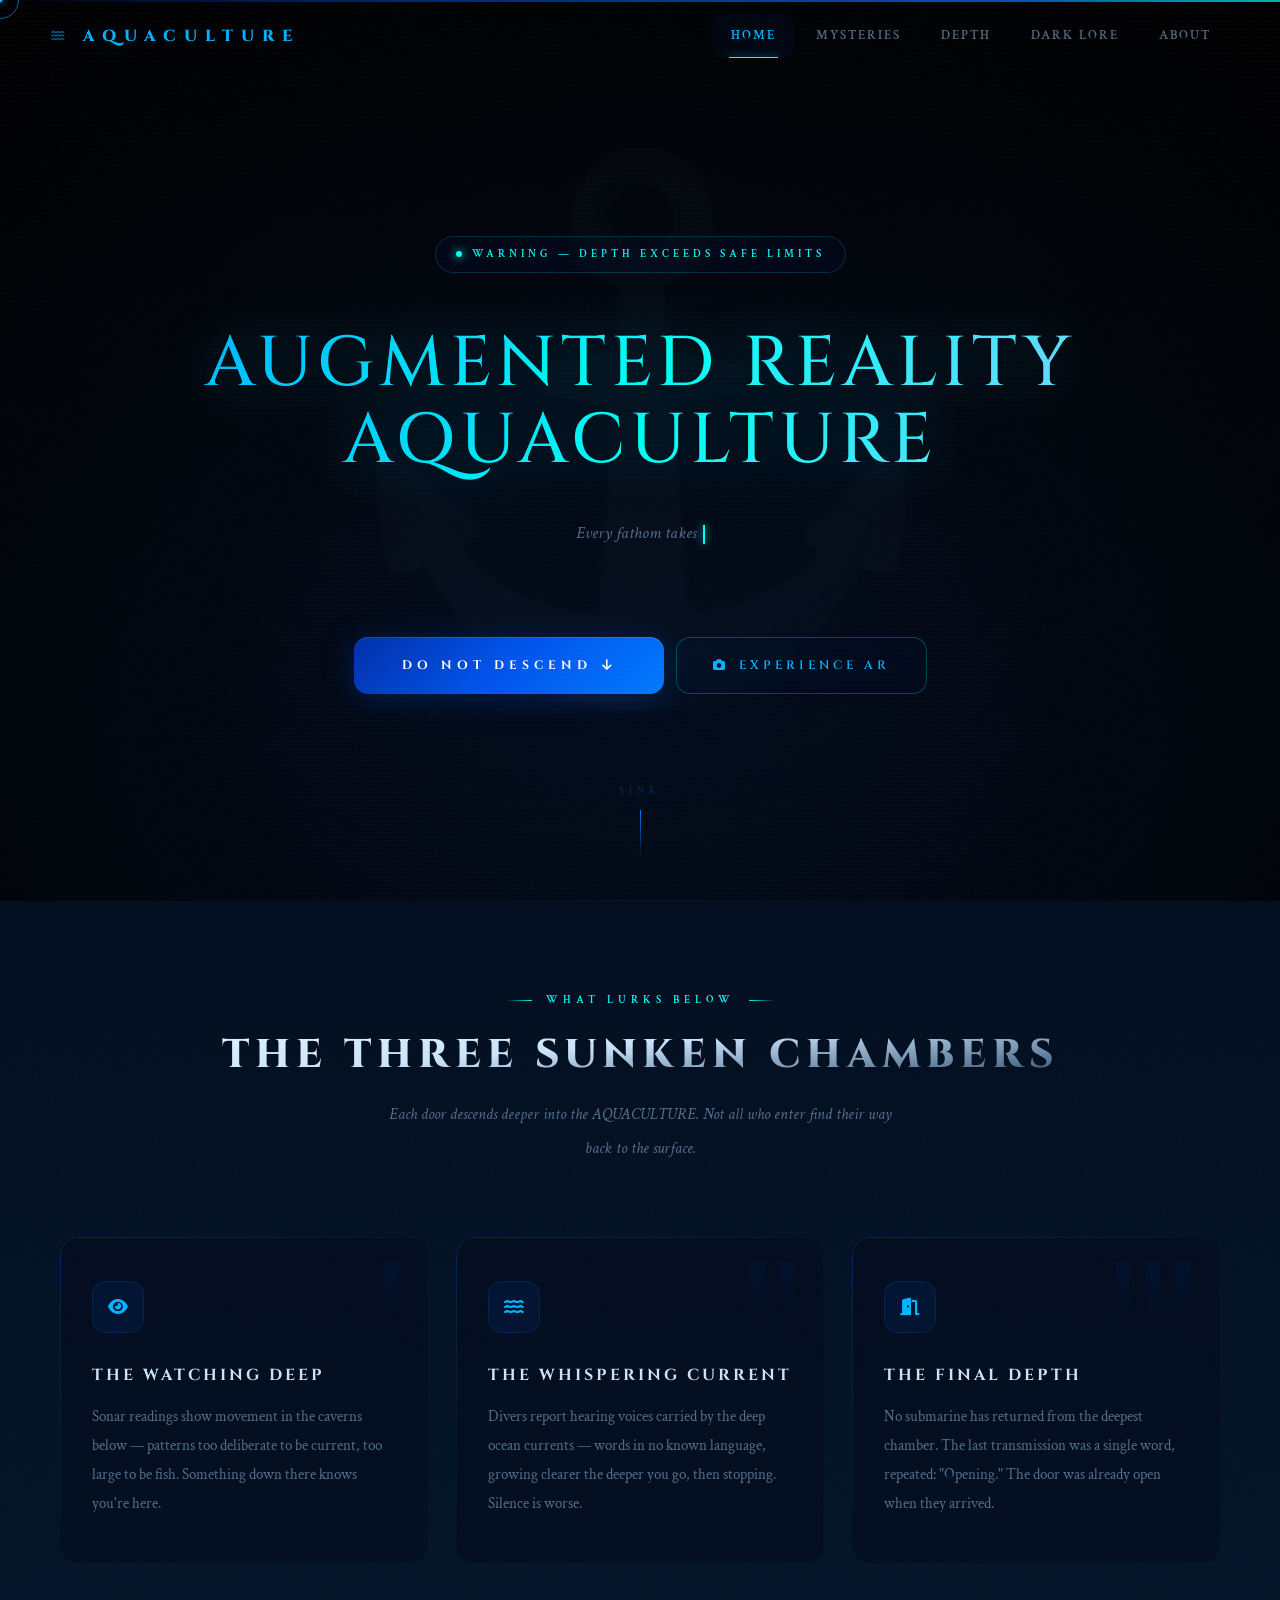
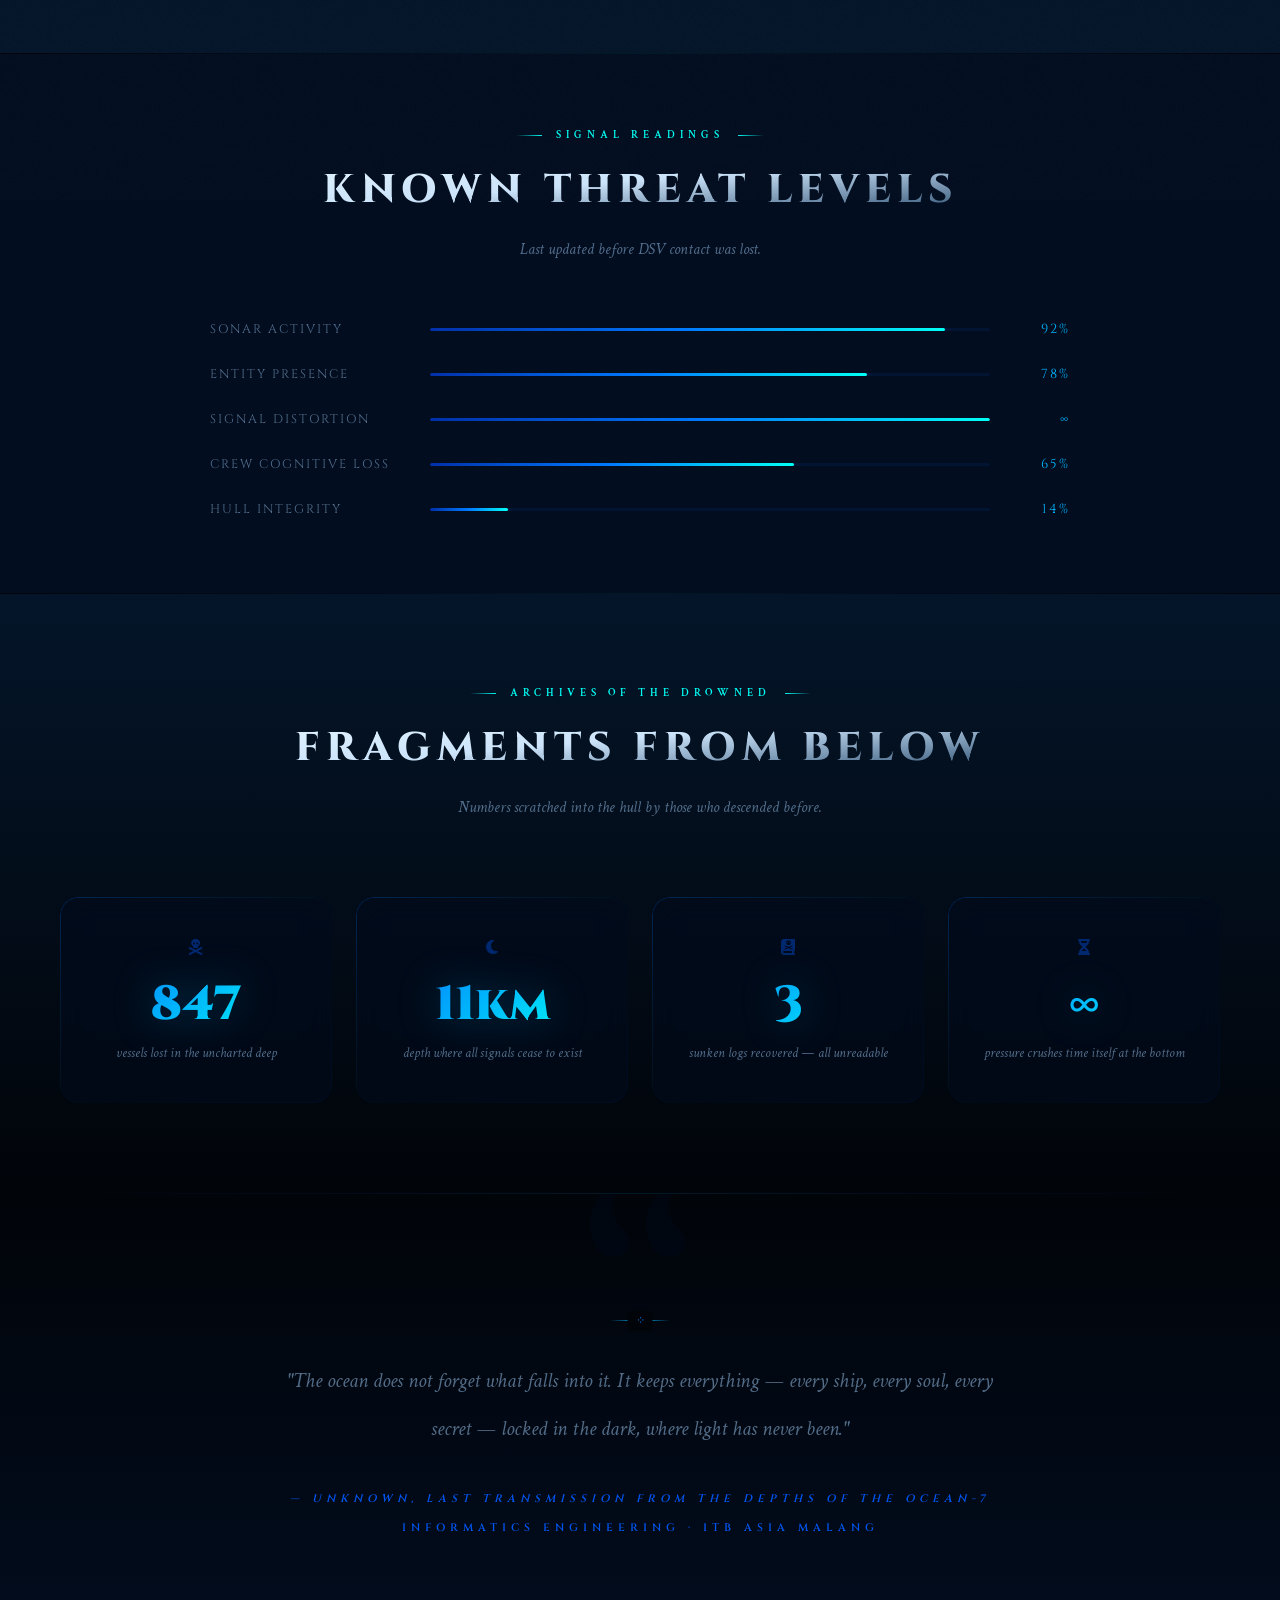
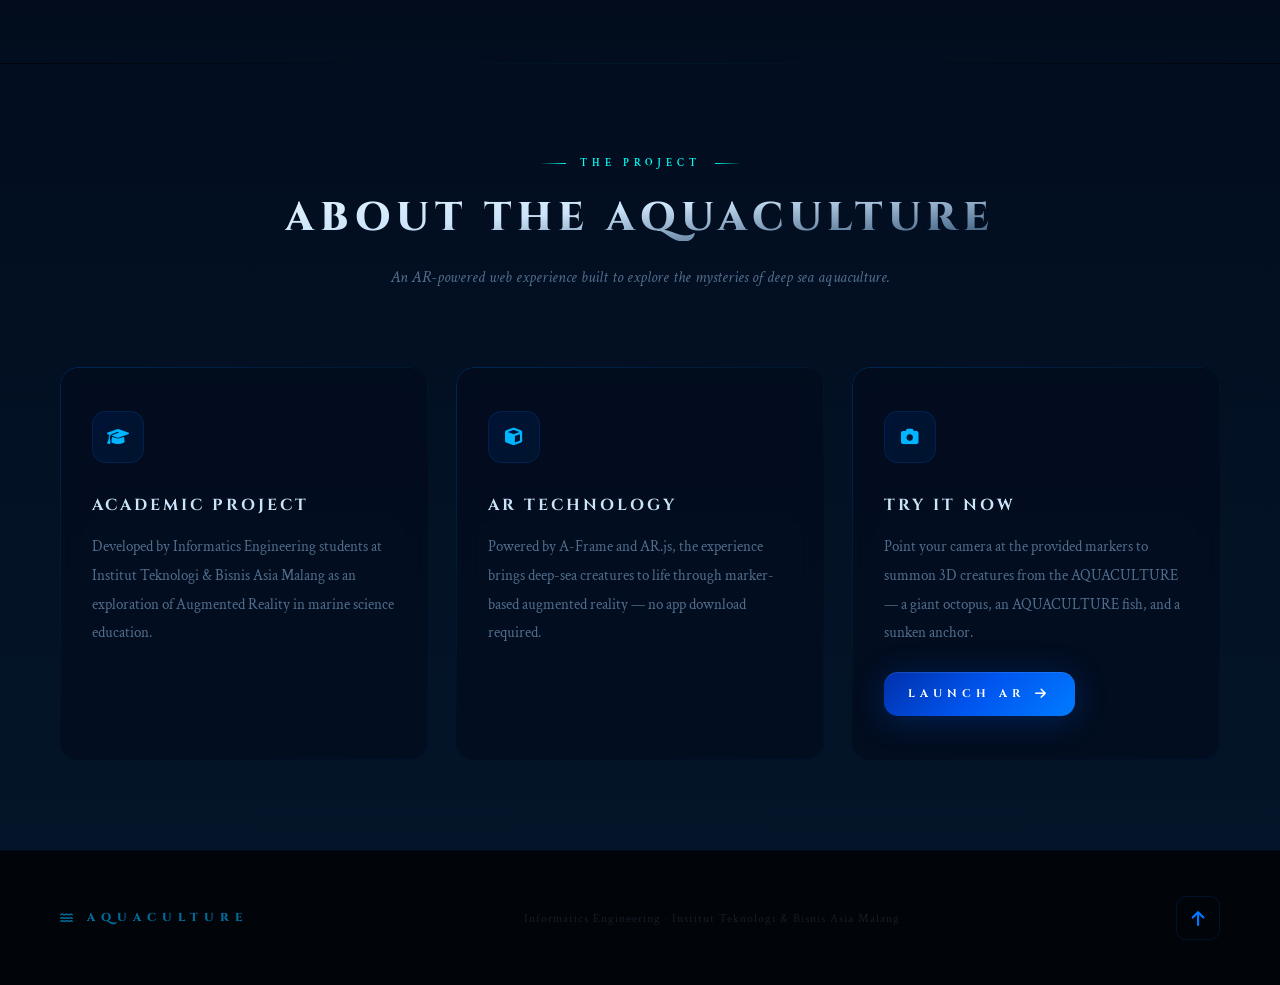
<file: index.html>
<!doctype html>
<html lang="en">

<head>
    <meta charset="UTF-8" />
    <meta name="viewport" content="width=device-width, initial-scale=1.0" />
    <meta name="description" content="Augmented Reality Aquaculture — Dive into the unknown depths of the ocean." />
    <title>AQUACULTURE</title>
    <link
        href="https://fonts.googleapis.com/css2?family=Cinzel+Decorative:wght@400;700;900&family=Cinzel:wght@400;500;600;700;800;900&family=Crimson+Text:ital,wght@0,400;0,600;0,700;1,400;1,600&display=swap"
        rel="stylesheet" />
    <link rel="stylesheet" href="https://cdnjs.cloudflare.com/ajax/libs/font-awesome/6.5.0/css/all.min.css" />
    <link rel="stylesheet" href="style.css" />
</head>

<body>
    <!-- Custom cursor — hidden on touch devices via CSS -->
    <div id="cursor-ring" aria-hidden="true"></div>
    <div id="cursor-dot" aria-hidden="true"></div>

    <!-- Grain -->
    <div class="grain" aria-hidden="true"></div>

    <!-- Scanlines -->
    <div class="scanlines" aria-hidden="true"></div>

    <!-- Ambient -->
    <div class="ambient" aria-hidden="true">
        <div class="ambient-orb orb-a"></div>
        <div class="ambient-orb orb-b"></div>
        <div class="ambient-orb orb-c"></div>
        <div class="ambient-orb orb-d"></div>
    </div>

    <!-- Top line -->
    <div class="top-line" aria-hidden="true"></div>

    <!-- Particles -->
    <div class="particles" id="particles" aria-hidden="true"></div>

    <!-- Flicker -->
    <div class="flicker-overlay" id="flickerOverlay" aria-hidden="true"></div>

    <!-- SKIP LINK for accessibility -->
    <a href="#home" class="skip-link">Skip to main content</a>

    <!-- NAV -->
    <nav id="nav" role="navigation" aria-label="Main navigation">
        <a href="#home" class="logo" aria-label="Aquaculture — Home">
            <i class="fas fa-water" aria-hidden="true"></i>
            AQUACULTURE
        </a>
        <ul class="nav-menu" role="list">
            <li><a href="#home" class="active">Home</a></li>
            <li><a href="#mysteries">Mysteries</a></li>
            <li><a href="#depth">Depth</a></li>
            <li><a href="#lore">Dark Lore</a></li>
            <li><a href="#about">About</a></li>
        </ul>
        <button class="hamburger" id="hamburger" aria-label="Open navigation menu" aria-expanded="false" aria-controls="mobileNav">
            <i class="fas fa-bars" aria-hidden="true"></i>
        </button>
    </nav>

    <!-- Mobile nav overlay backdrop -->
    <div class="mobile-nav-backdrop" id="mobileNavBackdrop" aria-hidden="true"></div>

    <div class="mobile-nav" id="mobileNav" role="dialog" aria-label="Mobile navigation" aria-modal="true" hidden>
        <div class="mobile-nav-header">
            <span class="mobile-nav-title">Navigation</span>
            <button class="mobile-nav-close" id="mobileNavClose" aria-label="Close navigation menu">
                <i class="fas fa-xmark" aria-hidden="true"></i>
            </button>
        </div>
        <nav aria-label="Mobile menu">
            <a href="#home" class="active">Home</a>
            <a href="#mysteries">Mysteries</a>
            <a href="#depth">Depth</a>
            <a href="#lore">Dark Lore</a>
            <a href="#about">About</a>
        </nav>
        <a href="AR.html" class="mobile-nav-ar-btn">
            <i class="fas fa-camera" aria-hidden="true"></i>
            Experience AR
        </a>
    </div>

    <!-- HERO -->
    <main id="main-content">
    <section class="hero section--base" id="home" aria-label="Hero section">
        <div class="depth-rays" aria-hidden="true"></div>
        <div class="hero-vignette" aria-hidden="true"></div>
        <div class="hero-bg-symbol" aria-hidden="true">⚓</div>
        <div class="hero-inner">
            <div class="hero-tag" role="status">
                <span class="pulse-dot" aria-hidden="true"></span>
                WARNING — DEPTH EXCEEDS SAFE LIMITS
            </div>
            <h1 class="hero-heading">
                <span class="accent">AUGMENTED REALITY</span>
                <span class="accent">AQUACULTURE</span>
            </h1>
            <p class="hero-desc" id="typewriter" aria-live="polite"><span class="caret" aria-hidden="true"></span></p>
            <div class="hero-btns">
                <a href="#mysteries" class="btn-primary">
                    Do Not Descend
                    <i class="fas fa-arrow-down" aria-hidden="true"></i>
                </a>
                <a href="AR.html" class="btn-ghost btn-ar">
                    <i class="fas fa-camera" aria-hidden="true"></i>
                    Experience AR
                </a>
            </div>
        </div>
        <div class="scroll-hint" aria-hidden="true">
            <span>Sink</span>
            <div class="line"></div>
        </div>
    </section>

    <div class="section-divider" role="separator"></div>

    <!-- MYSTERIES -->
    <section class="section section--alt" id="mysteries" aria-label="Mysteries section">
        <div class="section-head">
            <div class="label reveal">What Lurks Below</div>
            <h2 class="heading reveal d1">The Three Sunken Chambers</h2>
            <p class="subheading reveal d2">
                Each door descends deeper into the AQUACULTURE. Not all who enter find their
                way back to the surface.
            </p>
        </div>
        <div class="mysteries-grid">
            <article class="card reveal d3">
                <div class="spotlight" aria-hidden="true"></div>
                <span class="card-roman" aria-hidden="true">I</span>
                <div class="card-icon" aria-hidden="true"><i class="fas fa-eye"></i></div>
                <h3 class="card-title">The Watching Deep</h3>
                <p class="card-body">
                    Sonar readings show movement in the caverns below — patterns too
                    deliberate to be current, too large to be fish. Something down there
                    knows you're here.
                </p>
            </article>
            <article class="card reveal d4">
                <div class="spotlight" aria-hidden="true"></div>
                <span class="card-roman" aria-hidden="true">II</span>
                <div class="card-icon" aria-hidden="true"><i class="fas fa-water"></i></div>
                <h3 class="card-title">The Whispering Current</h3>
                <p class="card-body">
                    Divers report hearing voices carried by the deep ocean currents —
                    words in no known language, growing clearer the deeper you go, then
                    stopping. Silence is worse.
                </p>
            </article>
            <article class="card reveal d5">
                <div class="spotlight" aria-hidden="true"></div>
                <span class="card-roman" aria-hidden="true">III</span>
                <div class="card-icon" aria-hidden="true"><i class="fas fa-door-open"></i></div>
                <h3 class="card-title">The Final Depth</h3>
                <p class="card-body">
                    No submarine has returned from the deepest chamber. The last
                    transmission was a single word, repeated: "Opening." The door was
                    already open when they arrived.
                </p>
            </article>
        </div>
    </section>

    <div class="section-divider" role="separator"></div>

    <!-- DEPTH METER -->
    <section class="depth-meter-section" id="depth" aria-label="Threat level readings">
        <div class="section-head" style="margin-bottom: 52px">
            <div class="label reveal">Signal Readings</div>
            <h2 class="heading reveal d1">Known Threat Levels</h2>
            <p class="subheading reveal d2">
                Last updated before DSV contact was lost.
            </p>
        </div>
        <div class="depth-meter-inner">
            <div class="depth-bar-item reveal">
                <span class="depth-bar-label">Sonar Activity</span>
                <div class="depth-bar-track" role="progressbar" aria-valuenow="92" aria-valuemin="0" aria-valuemax="100" aria-label="Sonar Activity: 92%">
                    <div class="depth-bar-fill" style="--fill-w: 92%"></div>
                </div>
                <span class="depth-bar-val" aria-hidden="true">92%</span>
            </div>
            <div class="depth-bar-item reveal d1">
                <span class="depth-bar-label">Entity Presence</span>
                <div class="depth-bar-track" role="progressbar" aria-valuenow="78" aria-valuemin="0" aria-valuemax="100" aria-label="Entity Presence: 78%">
                    <div class="depth-bar-fill" style="--fill-w: 78%"></div>
                </div>
                <span class="depth-bar-val" aria-hidden="true">78%</span>
            </div>
            <div class="depth-bar-item reveal d2">
                <span class="depth-bar-label">Signal Distortion</span>
                <div class="depth-bar-track" role="progressbar" aria-valuenow="100" aria-valuemin="0" aria-valuemax="100" aria-label="Signal Distortion: Maximum">
                    <div class="depth-bar-fill" style="--fill-w: 100%"></div>
                </div>
                <span class="depth-bar-val" aria-hidden="true">∞</span>
            </div>
            <div class="depth-bar-item reveal d3">
                <span class="depth-bar-label">Crew Cognitive Loss</span>
                <div class="depth-bar-track" role="progressbar" aria-valuenow="65" aria-valuemin="0" aria-valuemax="100" aria-label="Crew Cognitive Loss: 65%">
                    <div class="depth-bar-fill" style="--fill-w: 65%"></div>
                </div>
                <span class="depth-bar-val" aria-hidden="true">65%</span>
            </div>
            <div class="depth-bar-item reveal d4">
                <span class="depth-bar-label">Hull Integrity</span>
                <div class="depth-bar-track" role="progressbar" aria-valuenow="14" aria-valuemin="0" aria-valuemax="100" aria-label="Hull Integrity: 14%">
                    <div class="depth-bar-fill" style="--fill-w: 14%"></div>
                </div>
                <span class="depth-bar-val" aria-hidden="true">14%</span>
            </div>
        </div>
    </section>

    <div class="section-divider" role="separator"></div>

    <!-- LORE -->
    <section class="section section--dark" id="lore" aria-label="Dark lore archives">
        <div class="section-head">
            <div class="label reveal">Archives Of The Drowned</div>
            <h2 class="heading reveal d1">Fragments From Below</h2>
            <p class="subheading reveal d2">
                Numbers scratched into the hull by those who descended before.
            </p>
        </div>
        <div class="lore-grid">
            <article class="card lore-card reveal d3">
                <div class="spotlight" aria-hidden="true"></div>
                <div class="lore-icon" aria-hidden="true"><i class="fas fa-skull-crossbones"></i></div>
                <div class="lore-num">847</div>
                <p class="lore-text">vessels lost in the uncharted deep</p>
            </article>
            <article class="card lore-card reveal d4">
                <div class="spotlight" aria-hidden="true"></div>
                <div class="lore-icon" aria-hidden="true"><i class="fas fa-moon"></i></div>
                <div class="lore-num">11km</div>
                <p class="lore-text">depth where all signals cease to exist</p>
            </article>
            <article class="card lore-card reveal d5">
                <div class="spotlight" aria-hidden="true"></div>
                <div class="lore-icon" aria-hidden="true"><i class="fas fa-book-skull"></i></div>
                <div class="lore-num">3</div>
                <p class="lore-text">sunken logs recovered — all unreadable</p>
            </article>
            <article class="card lore-card reveal d6">
                <div class="spotlight" aria-hidden="true"></div>
                <div class="lore-icon" aria-hidden="true"><i class="fas fa-hourglass-half"></i></div>
                <div class="lore-num">∞</div>
                <p class="lore-text">pressure crushes time itself at the bottom</p>
            </article>
        </div>
    </section>

    <div class="section-divider" role="separator"></div>

    <!-- QUOTE -->
    <section class="section section--base quote-section" aria-label="Quote">
        <div class="quote-line reveal" aria-hidden="true"></div>
        <blockquote>
            <p class="quote-text reveal d1">
                "The ocean does not forget what falls into it. It keeps everything —
                every ship, every soul, every secret — locked in the dark, where light
                has never been."
            </p>
            <footer>
                <cite class="quote-attr reveal d2">— Unknown, last transmission from the depths of the ocean-7</cite>
                <span class="quote-attr reveal d3" aria-label="Informatics Engineering, Institut Teknologi dan Bisnis Asia Malang">
                    Informatics Engineering · ITB Asia Malang
                </span>
            </footer>
        </blockquote>
    </section>

    <div class="section-divider" role="separator"></div>

    <!-- ABOUT -->
    <section class="section section--alt" id="about" aria-label="About this project">
        <div class="section-head">
            <div class="label reveal">The Project</div>
            <h2 class="heading reveal d1">About The AQUACULTURE</h2>
            <p class="subheading reveal d2">
                An AR-powered web experience built to explore the mysteries of deep sea aquaculture.
            </p>
        </div>
        <div class="about-grid">
            <article class="card about-card reveal d3">
                <div class="spotlight" aria-hidden="true"></div>
                <div class="card-icon" aria-hidden="true"><i class="fas fa-graduation-cap"></i></div>
                <h3 class="card-title">Academic Project</h3>
                <p class="card-body">
                    Developed by Informatics Engineering students at Institut Teknologi &amp; Bisnis Asia Malang as an exploration of Augmented Reality in marine science education.
                </p>
            </article>
            <article class="card about-card reveal d4">
                <div class="spotlight" aria-hidden="true"></div>
                <div class="card-icon" aria-hidden="true"><i class="fas fa-cube"></i></div>
                <h3 class="card-title">AR Technology</h3>
                <p class="card-body">
                    Powered by A-Frame and AR.js, the experience brings deep-sea creatures to life through marker-based augmented reality — no app download required.
                </p>
            </article>
            <article class="card about-card reveal d5">
                <div class="spotlight" aria-hidden="true"></div>
                <div class="card-icon" aria-hidden="true"><i class="fas fa-camera"></i></div>
                <h3 class="card-title">Try It Now</h3>
                <p class="card-body">
                    Point your camera at the provided markers to summon 3D creatures from the AQUACULTURE — a giant octopus, an AQUACULTURE fish, and a sunken anchor.
                </p>
                <a href="AR.html" class="btn-primary about-cta">
                    Launch AR
                    <i class="fas fa-arrow-right" aria-hidden="true"></i>
                </a>
            </article>
        </div>
    </section>

    </main><!-- /main -->

    <!-- FOOTER -->
    <footer class="site-footer" role="contentinfo">
        <div class="footer-inner">
            <a href="#home" class="footer-logo" aria-label="Back to top">
                <i class="fas fa-water" aria-hidden="true"></i>
                AQUACULTURE
            </a>
            <p class="footer-copy">
                Informatics Engineering · Institut Teknologi &amp; Bisnis Asia Malang
            </p>
            <a href="#home" class="footer-back-top" aria-label="Scroll back to top">
                <i class="fas fa-arrow-up" aria-hidden="true"></i>
            </a>
        </div>
    </footer>

    <script src="script.js"></script>
</body>

</html>
</file>
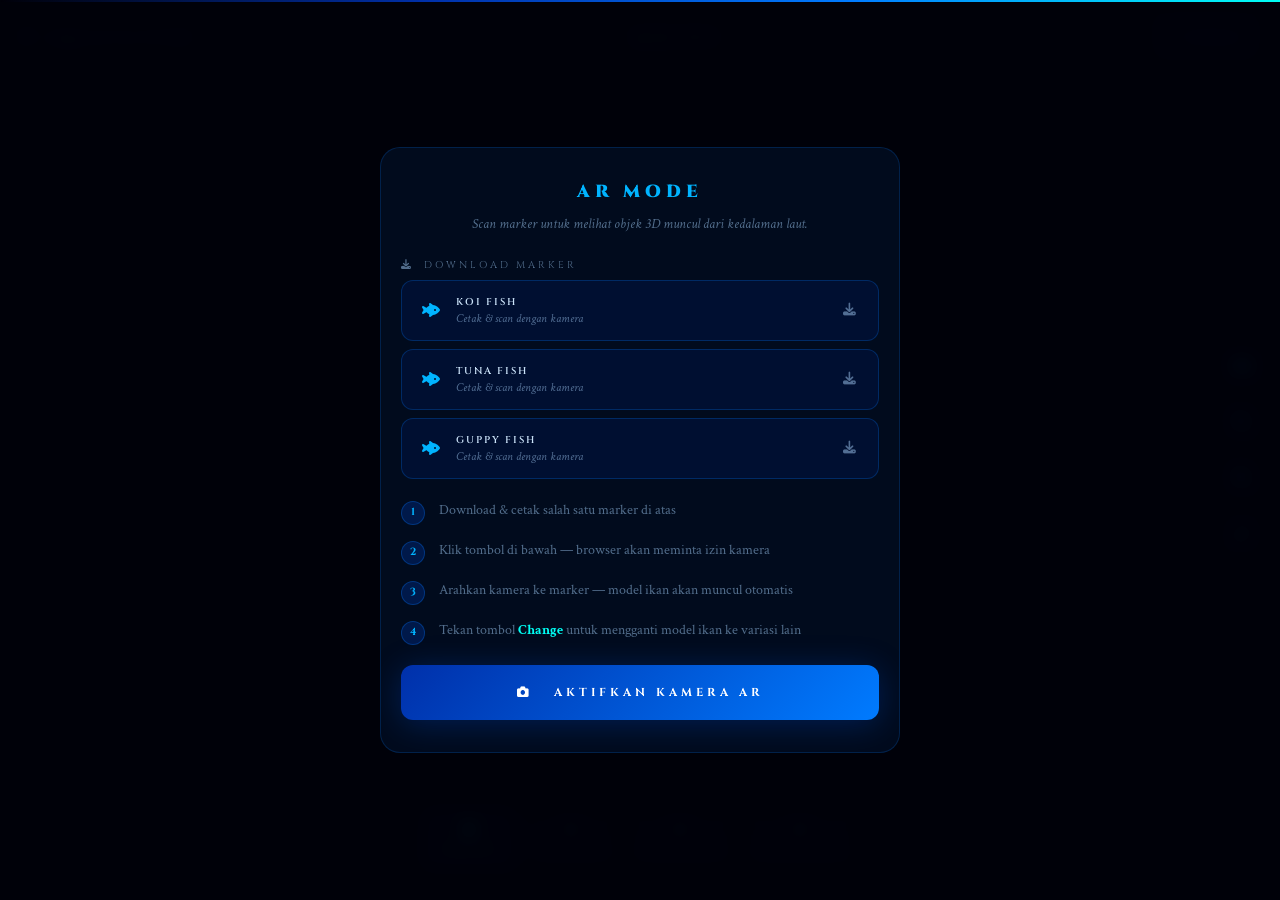
<file: AR.html>
<!DOCTYPE html>
<html lang="en">
<head>
    <meta charset="UTF-8" />
    <meta name="viewport" content="width=device-width, initial-scale=1.0, user-scalable=no" />
    <meta name="description" content="AR Experience — Point your camera at the markers to reveal 3D deep-sea creatures." />
    <title>AR Experience — AQUACULTURE</title>
    <link href="https://fonts.googleapis.com/css2?family=Cinzel:wght@400;700;900&family=Crimson+Text:ital,wght@0,400;1,400&display=swap" rel="stylesheet" />
    <link rel="stylesheet" href="https://cdnjs.cloudflare.com/ajax/libs/font-awesome/6.5.0/css/all.min.css" />

    <style>
        /* ══════════════════════════════════════════════
           RESET & ROOT
        ══════════════════════════════════════════════ */
        *, *::before, *::after {
            margin: 0; padding: 0; box-sizing: border-box;
        }

        :root {
            /* Colors */
            --black:      #000000;
            --void:       #010409;
            --navy-1:     #020d1f;
            --blue-dark:  #0030aa;
            --blue:       #007bff;
            --blue-light: #00b4ff;
            --cyan:       #00fff5;
            --text-1:     #cce4fa;
            --text-2:     rgba(150,190,230,0.55);
            --glass:      rgba(2,12,28,0.88);

            /* Layout */
            --radius:     12px;
            --radius-lg:  20px;

            /* Touch targets — fluid between 44px (mobile) and 48px (desktop) */
            --touch:      clamp(44px, 5vw, 48px);

            /* Spacing scale */
            --sp-xs:  clamp(6px,  1.2vw,  8px);
            --sp-sm:  clamp(10px, 2vw,   14px);
            --sp-md:  clamp(14px, 2.5vw, 20px);
            --sp-lg:  clamp(20px, 4vw,   32px);
            --sp-xl:  clamp(28px, 5vw,   40px);

            /* Font scale */
            --fs-xs:  clamp(0.52rem, 1.4vw, 0.62rem);
            --fs-sm:  clamp(0.62rem, 1.6vw, 0.72rem);
            --fs-md:  clamp(0.72rem, 2vw,   0.88rem);
            --fs-lg:  clamp(0.82rem, 2.4vw, 1rem);
            --fs-xl:  clamp(0.9rem,  3vw,   1.1rem);

            /* Safe areas */
            --safe-t: env(safe-area-inset-top,    0px);
            --safe-r: env(safe-area-inset-right,  0px);
            --safe-b: env(safe-area-inset-bottom, 0px);
            --safe-l: env(safe-area-inset-left,   0px);
        }

        html, body {
            width: 100%; height: 100%;
            overflow: hidden;
            background: #000;
            font-family: 'Crimson Text', serif;
            -webkit-text-size-adjust: 100%;
            touch-action: manipulation;
        }

        /* ══════════════════════════════════════════════
           A-FRAME / VIDEO
        ══════════════════════════════════════════════ */
        a-scene { z-index: 0; }
        #arjs-video, a-scene video {
            object-fit: cover !important;
            top: 0 !important; left: 0 !important;
        }

        /* ══════════════════════════════════════════════
           UNDERWATER BACKGROUND
        ══════════════════════════════════════════════ */
        #uw-bg {
            position: fixed; inset: 0; z-index: -1; overflow: hidden;
            background: linear-gradient(180deg,
                #000c1a 0%, #001428 15%, #001e3c 30%,
                #001530 55%, #000a1a 75%, #000408 100%);
        }
        .uw-caustics {
            position: absolute; inset: 0;
            background-image:
                radial-gradient(ellipse 120px 60px at 20% 8%,  rgba(0,160,255,0.13) 0%, transparent 70%),
                radial-gradient(ellipse 80px  40px at 55% 5%,  rgba(0,200,255,0.10) 0%, transparent 70%),
                radial-gradient(ellipse 100px 50px at 80% 10%, rgba(0,140,220,0.12) 0%, transparent 70%),
                radial-gradient(ellipse 60px  30px at 40% 3%,  rgba(100,220,255,0.08) 0%, transparent 60%);
            animation: caustic-shift 8s ease-in-out infinite alternate;
        }
        @keyframes caustic-shift {
            0%   { transform: translateX(-2%) scaleX(1);    opacity: .7; }
            100% { transform: translateX(2%)  scaleX(1.08); opacity: 1; }
        }
        .uw-ray {
            position: absolute; top: -10%; transform-origin: top center;
            background: linear-gradient(180deg, rgba(0,150,255,0.18) 0%, rgba(0,80,200,0.06) 60%, transparent 100%);
            filter: blur(12px); border-radius: 50%;
            animation: ray-drift var(--d, 9s) ease-in-out infinite alternate;
        }
        @keyframes ray-drift {
            0%   { transform: rotate(var(--ra, -4deg)) scaleX(1);   opacity: .5; }
            100% { transform: rotate(var(--rb, 4deg))  scaleX(1.5); opacity: .9; }
        }
        .uw-p {
            position: absolute; border-radius: 50%;
            background: var(--c, rgba(0,230,255,0.8));
            box-shadow: 0 0 8px 2px var(--c, rgba(0,230,255,0.4));
            animation: drift-up var(--pd, 14s) linear infinite;
            animation-delay: var(--del, 0s);
            bottom: -10px; left: var(--x, 50%);
            width: var(--s, 3px); height: var(--s, 3px);
        }
        @keyframes drift-up {
            0%   { transform: translateY(0) translateX(0); opacity: 0; }
            8%   { opacity: 1; }
            85%  { opacity: .7; }
            100% { transform: translateY(-110vh) translateX(var(--dx, 20px)); opacity: 0; }
        }
        .uw-bubble {
            position: absolute; border-radius: 50%;
            border: 1px solid rgba(150,230,255,0.4);
            background: radial-gradient(circle at 35% 30%, rgba(255,255,255,0.18), rgba(0,150,255,0.05));
            animation: bubble-rise var(--bd, 12s) ease-in infinite;
            animation-delay: var(--bde, 0s);
            bottom: -30px; left: var(--bx, 50%);
            width: var(--bs, 10px); height: var(--bs, 10px);
        }
        @keyframes bubble-rise {
            0%   { transform: translateY(0) translateX(0); opacity: 0; }
            8%   { opacity: .8; }
            88%  { opacity: .4; }
            100% { transform: translateY(-110vh) translateX(var(--bdx, 15px)); opacity: 0; }
        }
        .uw-fish {
            position: absolute;
            animation: fish-swim var(--fd, 22s) linear infinite;
            animation-delay: var(--fde, 0s); opacity: .3;
        }
        @keyframes fish-swim {
            0%   { transform: translateX(-80px); }
            100% { transform: translateX(calc(100vw + 80px)); }
        }
        .uw-weed {
            position: absolute; bottom: 0; transform-origin: bottom center;
            animation: weed-sway var(--wd, 4s) ease-in-out infinite alternate;
            animation-delay: var(--wde, 0s);
        }
        @keyframes weed-sway {
            0%   { transform: rotate(var(--wa, -10deg)) scaleX(1); }
            100% { transform: rotate(var(--wb, 10deg))  scaleX(.85); }
        }
        .uw-blade {
            border-radius: 40% 60% 20% 80% / 60% 30% 80% 40%;
            background: linear-gradient(180deg, var(--wtop, #005c3a) 0%, var(--wbot, #003322) 100%);
            width: var(--ww, 12px); opacity: .85;
        }
        .uw-floor {
            position: absolute; bottom: 0; left: 0; right: 0; height: 50px;
            background: linear-gradient(0deg, rgba(10,8,4,0.98) 0%, rgba(12,10,5,0.85) 40%, transparent 100%);
        }
        .uw-ripple {
            position: absolute; bottom: 20px; left: 0; right: 0; height: 8px;
            background: repeating-linear-gradient(90deg,
                transparent 0px, transparent 18px,
                rgba(0,80,60,0.15) 18px, rgba(0,80,60,0.15) 20px);
            filter: blur(1px);
        }
        .uw-haze {
            position: absolute; bottom: 0; left: 0; right: 0; height: 200px;
            background: linear-gradient(0deg, rgba(0,5,15,0.9) 0%, transparent 100%);
        }
        .uw-vignette {
            position: absolute; inset: 0;
            background: radial-gradient(ellipse at 50% 40%, transparent 30%, rgba(0,2,8,0.72) 100%);
        }

        /* ══════════════════════════════════════════════
           TOP LINE
        ══════════════════════════════════════════════ */
        .top-line {
            position: fixed; top: 0; left: 0; width: 100%; height: 2px;
            background: linear-gradient(90deg,
                transparent, var(--blue-dark), var(--blue),
                var(--cyan), var(--blue), var(--blue-dark), transparent);
            background-size: 200% 100%;
            animation: line-sweep 4s linear infinite;
            z-index: 999;
        }
        @keyframes line-sweep {
            0%   { background-position: 100% 0; }
            100% { background-position: -100% 0; }
        }

        /* ══════════════════════════════════════════════
           LOADING SCREEN
        ══════════════════════════════════════════════ */
        #ar-loading {
            display: none;
            position: fixed; inset: 0; z-index: 190;
            background: rgba(0,2,10,0.97);
            align-items: center; justify-content: center;
            flex-direction: column; gap: var(--sp-md);
        }
        #ar-loading.show { display: flex; }
        .loading-spinner {
            width: 48px; height: 48px;
            border: 3px solid rgba(0,120,255,0.15);
            border-top-color: var(--cyan);
            border-radius: 50%;
            animation: spin 0.9s linear infinite;
        }
        @keyframes spin { to { transform: rotate(360deg); } }
        .loading-text {
            font-family: 'Cinzel', serif;
            font-size: var(--fs-xs); letter-spacing: 4px;
            text-transform: uppercase; color: var(--text-2);
        }

        /* ══════════════════════════════════════════════
           GUIDE MODAL
        ══════════════════════════════════════════════ */
        #guide-modal {
            position: fixed; inset: 0; z-index: 200;
            background: rgba(0,2,10,0.97);
            display: flex; align-items: center; justify-content: center;
            padding: max(var(--sp-md), var(--safe-t))
                     max(var(--sp-md), var(--safe-r))
                     max(var(--sp-md), var(--safe-b))
                     max(var(--sp-md), var(--safe-l));
            backdrop-filter: blur(8px);
            overflow-y: auto; overscroll-behavior: contain;
        }
        #guide-modal.hidden { display: none; }

        .guide-box {
            max-width: 480px; width: 100%;
            border: 1px solid rgba(0,120,255,0.2);
            border-radius: var(--radius-lg);
            background: rgba(2,12,30,0.97);
            padding: var(--sp-lg) var(--sp-md);
            text-align: center;
            max-height: calc(100dvh - 2 * var(--sp-md));
            overflow-y: auto;
            position: relative;
            scrollbar-width: thin;
            scrollbar-color: rgba(0,100,255,0.3) transparent;
        }
        .guide-box::-webkit-scrollbar { width: 4px; }
        .guide-box::-webkit-scrollbar-track { background: transparent; }
        .guide-box::-webkit-scrollbar-thumb { background: rgba(0,100,255,0.3); border-radius: 2px; }

        /* Close button */
        #btn-close-guide {
            position: absolute; top: 12px; right: 12px;
            width: 32px; height: 32px; border-radius: 50%;
            border: 1px solid rgba(0,100,255,0.25);
            background: rgba(0,10,40,0.7);
            color: var(--text-2); font-size: 0.8rem;
            cursor: pointer; display: flex; align-items: center; justify-content: center;
            transition: all 0.25s; flex-shrink: 0;
        }
        #btn-close-guide:hover, #btn-close-guide:focus-visible {
            background: rgba(0,40,120,0.6);
            border-color: rgba(0,200,255,0.4);
            color: var(--cyan);
            box-shadow: 0 0 12px rgba(0,200,255,0.15);
        }
        #guide-modal:not(.closeable) #btn-close-guide { display: none; }

        /* Heading & intro */
        .guide-box h2 {
            font-family: 'Cinzel', serif;
            font-size: var(--fs-xl); font-weight: 900;
            letter-spacing: 5px; text-transform: uppercase;
            color: var(--blue-light); margin-bottom: var(--sp-xs);
        }
        .guide-box > p {
            font-style: italic; color: var(--text-2);
            font-size: var(--fs-md);
            margin-bottom: var(--sp-md); line-height: 1.8;
        }

        /* Download marker section */
        .marker-dl-section-title {
            font-family: 'Cinzel', serif;
            font-size: var(--fs-xs);
            letter-spacing: 3px; text-transform: uppercase;
            color: var(--text-2);
            margin-bottom: var(--sp-xs);
            text-align: left;
        }
        .marker-downloads {
            display: flex; flex-direction: column;
            gap: var(--sp-xs);
            margin-bottom: var(--sp-md);
        }
        .marker-dl-btn {
            display: flex; align-items: center;
            justify-content: space-between; gap: var(--sp-sm);
            padding: var(--sp-sm) var(--sp-md);
            border-radius: var(--radius);
            border: 1px solid rgba(0,120,255,0.25);
            background: rgba(0,20,70,0.5);
            color: var(--text-1);
            text-decoration: none;
            font-family: 'Cinzel', serif;
            font-size: var(--fs-xs); font-weight: 600;
            letter-spacing: 2px; text-transform: uppercase;
            transition: all 0.3s;
            min-height: var(--touch);
        }
        .marker-dl-btn:hover, .marker-dl-btn:focus-visible {
            border-color: rgba(0,200,255,0.45);
            background: rgba(0,40,120,0.5);
            color: var(--cyan);
            box-shadow: 0 0 16px rgba(0,180,255,0.12);
            transform: translateY(-1px);
        }
        .marker-dl-btn:active { transform: translateY(0); }
        .marker-dl-left { display: flex; align-items: center; gap: var(--sp-sm); }
        .marker-dl-btn .fa-fish-fins {
            font-size: 1rem; color: var(--blue-light);
            flex-shrink: 0; transition: color 0.3s;
        }
        .marker-dl-btn:hover .fa-fish-fins { color: var(--cyan); }
        .marker-dl-btn .fa-download {
            font-size: 0.8rem; color: var(--text-2);
            flex-shrink: 0; transition: color 0.3s;
        }
        .marker-dl-btn:hover .fa-download { color: var(--cyan); }
        .marker-dl-label {
            display: flex; flex-direction: column; gap: 2px; text-align: left;
        }
        .marker-dl-name { color: var(--text-1); transition: color 0.3s; }
        .marker-dl-btn:hover .marker-dl-name { color: var(--cyan); }
        .marker-dl-hint {
            font-family: 'Crimson Text', serif;
            font-style: italic; font-size: var(--fs-sm);
            color: var(--text-2); letter-spacing: 0;
            text-transform: none; font-weight: 400;
        }

        /* Steps */
        .guide-steps { text-align: left; margin-bottom: var(--sp-md); }
        .guide-step {
            display: flex; gap: var(--sp-sm); align-items: flex-start;
            margin-bottom: var(--sp-sm);
            font-size: var(--fs-md); color: var(--text-2); line-height: 1.6;
        }
        .guide-step-num {
            width: 24px; height: 24px; border-radius: 50%;
            background: rgba(0,60,180,0.3); border: 1px solid rgba(0,120,255,0.3);
            color: var(--blue-light); font-family: 'Cinzel', serif;
            font-size: 0.65rem; font-weight: 700;
            display: flex; align-items: center; justify-content: center;
            flex-shrink: 0; margin-top: 2px;
        }

        /* Start button */
        #btn-start-ar {
            width: 100%; padding: var(--sp-md);
            border-radius: var(--radius); border: none;
            background: linear-gradient(135deg, var(--blue-dark), var(--blue));
            color: #fff; font-family: 'Cinzel', serif;
            font-size: var(--fs-sm); font-weight: 700;
            letter-spacing: 4px; text-transform: uppercase;
            cursor: pointer; transition: all 0.3s;
            box-shadow: 0 4px 32px rgba(0,90,255,0.25);
            min-height: var(--touch);
        }
        #btn-start-ar:hover, #btn-start-ar:focus-visible {
            transform: translateY(-2px);
            box-shadow: 0 8px 40px rgba(0,120,255,0.35);
        }
        #btn-start-ar:active  { transform: translateY(0); }
        #btn-start-ar:disabled { opacity: 0.5; cursor: not-allowed; transform: none; }

        /* ══════════════════════════════════════════════
           AR OVERLAY
        ══════════════════════════════════════════════ */
        #ar-overlay {
            position: fixed; inset: 0; z-index: 100;
            pointer-events: none; display: flex; flex-direction: column;
        }
        #ar-topbar {
            pointer-events: all;
            display: flex; align-items: center; justify-content: space-between;
            padding: max(var(--sp-sm), var(--safe-t)) max(var(--sp-md), var(--safe-r))
                     var(--sp-sm)                      max(var(--sp-md), var(--safe-l));
            background: linear-gradient(180deg, rgba(0,3,15,0.92) 0%, transparent 100%);
            backdrop-filter: blur(8px); gap: var(--sp-sm);
            flex-wrap: nowrap;
        }
        .ar-logo {
            font-family: 'Cinzel', serif;
            font-size: var(--fs-sm); font-weight: 900;
            color: var(--blue-light); letter-spacing: 5px; text-transform: uppercase;
            text-shadow: 0 0 20px rgba(0,180,255,0.5);
            display: flex; align-items: center; gap: var(--sp-xs);
            text-decoration: none; min-height: var(--touch); flex-shrink: 0;
            white-space: nowrap;
        }
        .ar-badge {
            display: flex; align-items: center; gap: 8px;
            padding: 6px 14px; border-radius: 50px;
            border: 1px solid rgba(0,200,255,0.3); background: rgba(0,20,80,0.4);
            font-size: var(--fs-xs); font-weight: 700; color: var(--cyan);
            letter-spacing: 3px; text-transform: uppercase; white-space: nowrap;
            flex-shrink: 0;
        }
        .ar-badge .live-dot {
            width: 5px; height: 5px; border-radius: 50%;
            background: var(--cyan); box-shadow: 0 0 8px var(--cyan);
            animation: blink 1.2s ease-in-out infinite; flex-shrink: 0;
        }
        @keyframes blink { 0%, 100% { opacity: 1; } 50% { opacity: 0.15; } }
        #btn-back {
            background: rgba(0,20,80,0.5); border: 1px solid rgba(0,100,255,0.25);
            color: var(--blue-light); font-family: 'Cinzel', serif;
            font-size: var(--fs-xs); font-weight: 600;
            letter-spacing: 2px; text-transform: uppercase;
            padding: var(--sp-xs) var(--sp-sm); border-radius: var(--radius);
            cursor: pointer; display: flex; align-items: center; gap: var(--sp-xs);
            transition: all 0.3s; backdrop-filter: blur(4px);
            text-decoration: none; min-height: var(--touch);
            white-space: nowrap; flex-shrink: 0;
        }
        #btn-back:hover, #btn-back:focus-visible {
            background: rgba(0,60,200,0.2);
            border-color: rgba(0,180,255,0.4); color: var(--cyan);
        }

        /* ══════════════════════════════════════════════
           SCAN FRAME
        ══════════════════════════════════════════════ */
        #scan-frame {
            position: fixed; top: 50%; left: 50%;
            transform: translate(-50%, -50%);
            width:  min(260px, 65vw, 55vh);
            height: min(260px, 65vw, 55vh);
            pointer-events: none; z-index: 101; transition: opacity 0.5s;
        }
        #scan-frame .corner {
            position: absolute; width: 24px; height: 24px;
            border-color: var(--cyan); border-style: solid; opacity: 0.8;
        }
        #scan-frame .corner.tl { top: 0; left: 0; border-width: 2px 0 0 2px; border-radius: 4px 0 0 0; }
        #scan-frame .corner.tr { top: 0; right: 0; border-width: 2px 2px 0 0; border-radius: 0 4px 0 0; }
        #scan-frame .corner.bl { bottom: 0; left: 0; border-width: 0 0 2px 2px; border-radius: 0 0 0 4px; }
        #scan-frame .corner.br { bottom: 0; right: 0; border-width: 0 2px 2px 0; border-radius: 0 0 4px 0; }
        .scan-line {
            position: absolute; left: 0; right: 0; height: 1.5px;
            background: linear-gradient(90deg, transparent, var(--cyan), transparent);
            box-shadow: 0 0 10px var(--cyan);
            animation: scan-sweep 2.5s ease-in-out infinite; top: 0;
        }
        @keyframes scan-sweep {
            0%   { top: 0%;   opacity: 0; }
            10%  { opacity: 1; }
            90%  { opacity: 0.6; }
            100% { top: 100%; opacity: 0; }
        }

        /* ══════════════════════════════════════════════
           HINT PANEL
        ══════════════════════════════════════════════ */
        #hint-panel {
            position: fixed; bottom: 0; left: 0; right: 0;
            padding: 0
                     max(var(--sp-md), var(--safe-r))
                     max(var(--sp-lg), var(--safe-b))
                     max(var(--sp-md), var(--safe-l));
            background: linear-gradient(0deg, rgba(0,3,15,0.95) 0%, transparent 100%);
            backdrop-filter: blur(4px); z-index: 101; pointer-events: none;
        }
        #hint-text {
            text-align: center; font-family: 'Cinzel', serif;
            font-size: var(--fs-xs); font-weight: 600;
            color: var(--text-2); letter-spacing: 3px; text-transform: uppercase;
            margin-bottom: var(--sp-sm); transition: color 0.5s;
        }
        #hint-text.found {
            color: var(--cyan); text-shadow: 0 0 20px rgba(0,255,245,0.3);
        }
        #marker-strip {
            display: flex; justify-content: center; gap: var(--sp-xs);
            pointer-events: all; flex-wrap: wrap;
        }
        .marker-btn {
            display: flex; flex-direction: column; align-items: center; gap: 4px;
            padding: var(--sp-xs) var(--sp-sm);
            border-radius: 10px; border: 1px solid rgba(0,100,255,0.2);
            background: rgba(0,10,40,0.7); cursor: pointer; transition: all 0.3s;
            color: var(--text-2); font-family: 'Cinzel', serif;
            font-size: var(--fs-xs); letter-spacing: 1.5px; text-transform: uppercase;
            min-height: var(--touch); min-width: var(--touch);
        }
        .marker-btn.active {
            border-color: rgba(0,200,255,0.5); background: rgba(0,40,120,0.5);
            color: var(--cyan); box-shadow: 0 0 16px rgba(0,200,255,0.1);
        }
        .marker-btn i { font-size: clamp(0.85rem, 2.5vw, 1rem); }

        /* ══════════════════════════════════════════════
           OBJECT INFO TOAST
        ══════════════════════════════════════════════ */
        #obj-toast {
            position: fixed;
            top: clamp(64px, 10vh, 90px);
            left: 50%;
            transform: translateX(-50%) translateY(-20px);
            background: var(--glass);
            border: 1px solid rgba(0,180,255,0.2);
            border-radius: 14px;
            padding: var(--sp-sm) var(--sp-md);
            z-index: 102; text-align: center; backdrop-filter: blur(16px);
            opacity: 0; transition: all 0.4s; pointer-events: none;
            max-width: calc(100vw - 32px);
            width: max-content;
        }
        #obj-toast.show { opacity: 1; transform: translateX(-50%) translateY(0); }
        #obj-toast .toast-title {
            font-family: 'Cinzel', serif; font-size: var(--fs-sm);
            font-weight: 700; color: var(--cyan); letter-spacing: 3px;
            text-transform: uppercase; margin-bottom: 4px;
        }
        #obj-toast .toast-sub {
            font-style: italic; font-size: var(--fs-md); color: var(--text-2);
        }

        /* ══════════════════════════════════════════════
           TOGGLE FISH BUTTON
        ══════════════════════════════════════════════ */
        #btn-toggle-fish {
            display: none;
            position: fixed;
            bottom: max(clamp(100px, 20vh, 130px), calc(var(--safe-b) + 100px));
            left: 50%;
            transform: translateX(-50%);
            z-index: 102;
            pointer-events: all;
            padding: var(--sp-sm) var(--sp-lg);
            border-radius: 50px;
            border: 1.5px solid rgba(0,200,255,0.45);
            background: rgba(0,10,40,0.82);
            backdrop-filter: blur(12px);
            color: var(--cyan);
            font-family: 'Cinzel', serif;
            font-size: var(--fs-xs); font-weight: 700;
            letter-spacing: 3px; text-transform: uppercase;
            cursor: pointer; transition: all 0.3s;
            box-shadow: 0 0 20px rgba(0,200,255,0.1), inset 0 0 12px rgba(0,150,255,0.05);
            white-space: nowrap; gap: 8px; align-items: center;
        }
        #btn-toggle-fish.visible { display: flex; }
        #btn-toggle-fish:hover, #btn-toggle-fish:focus-visible {
            background: rgba(0,40,120,0.7);
            border-color: var(--cyan);
            box-shadow: 0 0 32px rgba(0,200,255,0.25), inset 0 0 16px rgba(0,180,255,0.08);
            transform: translateX(-50%) translateY(-2px);
        }
        #btn-toggle-fish:active { transform: translateX(-50%) translateY(0); }
        #btn-toggle-fish.visible::before {
            content: '';
            position: absolute; inset: -4px;
            border-radius: 50px;
            border: 1.5px solid rgba(0,200,255,0.3);
            animation: pulse-ring 2s ease-out infinite;
        }
        @keyframes pulse-ring {
            0%   { transform: scale(1);    opacity: 0.6; }
            100% { transform: scale(1.12); opacity: 0; }
        }
        #btn-toggle-fish .btn-icon { transition: transform 0.3s; }
        #btn-toggle-fish.switching .btn-icon {
            animation: icon-spin 0.4s ease;
        }
        @keyframes icon-spin {
            0%   { transform: rotate(0deg)   scale(1); }
            50%  { transform: rotate(180deg) scale(0.6); }
            100% { transform: rotate(360deg) scale(1); }
        }

        /* ══════════════════════════════════════════════
           CONTROLS
        ══════════════════════════════════════════════ */
        #controls {
            position: fixed;
            right: max(var(--sp-sm), var(--safe-r));
            top: 50%; transform: translateY(-50%);
            display: flex; flex-direction: column;
            gap: var(--sp-xs); z-index: 101; pointer-events: all;
        }
        .ctrl-btn {
            width:  var(--touch); height: var(--touch);
            border-radius: 10px; border: 1px solid rgba(0,100,255,0.25);
            background: rgba(0,10,40,0.7); color: var(--blue-light);
            font-size: clamp(0.85rem, 2vw, 1rem); cursor: pointer;
            display: flex; align-items: center; justify-content: center;
            transition: all 0.3s; backdrop-filter: blur(8px);
        }
        .ctrl-btn:hover, .ctrl-btn:focus-visible {
            border-color: rgba(0,200,255,0.4); background: rgba(0,40,120,0.5);
            color: var(--cyan); box-shadow: 0 0 16px rgba(0,180,255,0.15);
        }

        /* ══════════════════════════════════════════════
           CAMERA ERROR
        ══════════════════════════════════════════════ */
        #camera-error {
            display: none; position: fixed; inset: 0; z-index: 150;
            background: rgba(0,2,10,0.97);
            align-items: center; justify-content: center;
            padding: max(var(--sp-md), var(--safe-t))
                     max(var(--sp-md), var(--safe-r))
                     max(var(--sp-md), var(--safe-b))
                     max(var(--sp-md), var(--safe-l));
        }
        #camera-error.show { display: flex; }
        .error-box {
            max-width: 360px; width: 100%; text-align: center;
            border: 1px solid rgba(255,60,60,0.2); border-radius: var(--radius-lg);
            background: rgba(2,12,30,0.97); padding: var(--sp-xl) var(--sp-lg);
        }
        .error-icon { font-size: 2.5rem; color: rgba(255,100,100,0.6); margin-bottom: var(--sp-md); }
        .error-title {
            font-family: 'Cinzel', serif; font-size: var(--fs-lg); font-weight: 700;
            color: var(--text-1); letter-spacing: 3px; text-transform: uppercase;
            margin-bottom: var(--sp-sm);
        }
        .error-msg {
            font-style: italic; color: var(--text-2); font-size: var(--fs-md);
            margin-bottom: var(--sp-md); line-height: 1.8;
        }
        .error-actions { display: flex; flex-direction: column; gap: var(--sp-xs); }
        .btn-retry {
            padding: var(--sp-sm) var(--sp-md); border-radius: var(--radius); border: none;
            background: linear-gradient(135deg, var(--blue-dark), var(--blue));
            color: #fff; font-family: 'Cinzel', serif; font-size: var(--fs-xs);
            font-weight: 700; letter-spacing: 3px; text-transform: uppercase;
            cursor: pointer; transition: all 0.3s; min-height: var(--touch);
        }
        .btn-retry:hover { transform: translateY(-2px); box-shadow: 0 8px 32px rgba(0,90,255,0.3); }
        .btn-back-home {
            padding: var(--sp-xs) var(--sp-md); border-radius: var(--radius);
            border: 1px solid rgba(0,100,255,0.2); background: transparent;
            color: var(--blue-light); font-family: 'Cinzel', serif;
            font-size: var(--fs-xs); font-weight: 600; letter-spacing: 2px;
            text-transform: uppercase; cursor: pointer; text-decoration: none;
            display: flex; align-items: center; justify-content: center;
            gap: var(--sp-xs); min-height: var(--touch); transition: all 0.3s;
        }
        .btn-back-home:hover { border-color: rgba(0,200,255,0.4); color: var(--cyan); }

        /* ══════════════════════════════════════════════
           RESPONSIVE — MOBILE TINY (< 360px)
        ══════════════════════════════════════════════ */
        @media (max-width: 359px) {
            :root {
                --sp-xs: 5px; --sp-sm: 8px; --sp-md: 12px; --sp-lg: 16px;
            }
            .guide-box h2   { letter-spacing: 3px; }
            .marker-dl-hint { display: none; }
            .ar-logo span   { display: none; }
            #btn-back span  { display: none; }
            .ar-badge       { letter-spacing: 1px; padding: 5px 8px; }
            #scan-frame     { width: min(200px, 72vw); height: min(200px, 72vw); }
        }

        /* ══════════════════════════════════════════════
           RESPONSIVE — MOBILE SMALL (360–480px)
        ══════════════════════════════════════════════ */
        @media (max-width: 480px) {
            .guide-box { border-radius: 16px; }
            .guide-box h2 { letter-spacing: 4px; }
            .marker-btn { min-width: 40px; }
            #marker-strip { gap: 6px; }
        }

        /* ══════════════════════════════════════════════
           RESPONSIVE — TABLET PORTRAIT (481–768px)
        ══════════════════════════════════════════════ */
        @media (min-width: 481px) and (max-width: 768px) {
            .guide-box  { max-width: 440px; }
            #scan-frame { width: min(300px, 60vw, 60vh); height: min(300px, 60vw, 60vh); }
        }

        /* ══════════════════════════════════════════════
           RESPONSIVE — TABLET LANDSCAPE / DESKTOP (769px+)
        ══════════════════════════════════════════════ */
        @media (min-width: 769px) {
            .guide-box  { max-width: 520px; }
            #scan-frame { width: min(320px, 55vw, 55vh); height: min(320px, 55vw, 55vh); }
            .marker-btn { padding: 12px 20px; }
        }

        /* ══════════════════════════════════════════════
           RESPONSIVE — LANDSCAPE MOBILE (height < 500px)
        ══════════════════════════════════════════════ */
        @media (max-height: 500px) and (orientation: landscape) {

            /* Guide modal: 2-column grid to fit short screens */
            #guide-modal { align-items: flex-start; padding: 8px 16px; }
            .guide-box {
                max-height: calc(100dvh - 16px);
                padding: 14px 18px 14px 18px;
                border-radius: 14px;
                display: grid;
                grid-template-columns: 1fr 1fr;
                grid-template-rows: auto auto 1fr auto;
                column-gap: 18px; row-gap: 0;
                text-align: left;
                align-items: start;
            }
            .guide-box h2 {
                grid-column: 1 / -1;
                font-size: 0.75rem; margin-bottom: 3px;
            }
            .guide-box > p {
                grid-column: 1 / -1;
                margin-bottom: 8px; font-size: 0.76rem;
            }
            .marker-dl-section-title { grid-column: 1; }
            .marker-downloads {
                grid-column: 1; grid-row: 3;
                margin-bottom: 0; gap: 5px;
            }
            .marker-dl-btn  { padding: 7px 10px; min-height: 36px; }
            .marker-dl-hint { display: none; }
            .guide-steps {
                grid-column: 2; grid-row: 3;
                margin-bottom: 0;
            }
            .guide-step     { font-size: 0.72rem; margin-bottom: 5px; }
            #btn-start-ar {
                grid-column: 1 / -1;
                padding: 10px; font-size: 0.62rem;
                margin-top: 8px; min-height: 36px;
            }
            #btn-close-guide { top: 8px; right: 8px; }

            /* AR UI in landscape */
            #ar-topbar    { padding-top: 6px; padding-bottom: 6px; }
            #hint-panel   { padding-bottom: 8px; }
            #marker-strip { gap: 5px; }
            .marker-btn   { padding: 6px 10px; min-height: 38px; font-size: 0.46rem; }
            #btn-toggle-fish {
                bottom: max(72px, calc(var(--safe-b) + 72px));
                padding: 9px 18px; font-size: 0.58rem;
            }
            #scan-frame {
                width:  min(180px, 42vw, 70vh);
                height: min(180px, 42vw, 70vh);
            }
            #controls { gap: 5px; }
            .ctrl-btn { width: 38px; height: 38px; font-size: 0.85rem; }
        }

        /* ══════════════════════════════════════════════
           RESPONSIVE — LANDSCAPE VERY SHORT (height < 380px)
        ══════════════════════════════════════════════ */
        @media (max-height: 380px) and (orientation: landscape) {
            .guide-box { padding: 10px 14px; }
            .guide-box h2 { font-size: 0.68rem; margin-bottom: 2px; }
            .guide-box > p { font-size: 0.7rem; margin-bottom: 5px; }
            .guide-step { font-size: 0.68rem; margin-bottom: 4px; }
            .guide-step-num { width: 18px; height: 18px; font-size: 0.56rem; }
            #btn-start-ar { padding: 8px; font-size: 0.58rem; min-height: 32px; }
            .marker-dl-btn { padding: 5px 8px; min-height: 32px; }
        }

        /* ══════════════════════════════════════════════
           FOCUS VISIBLE — keyboard nav
        ══════════════════════════════════════════════ */
        :focus-visible {
            outline: 2px solid var(--cyan);
            outline-offset: 2px;
        }
        button:focus:not(:focus-visible),
        a:focus:not(:focus-visible) {
            outline: none;
        }
    </style>
</head>
<body>
<div class="top-line"></div>

<!-- ── UNDERWATER BACKGROUND ── -->
<div id="uw-bg">
    <div class="uw-caustics"></div>
    <div class="uw-ray" style="left:8%;  width:80px;  height:110%;--ra:-7deg;--rb:2deg;--d:11s"></div>
    <div class="uw-ray" style="left:25%; width:50px;  height:105%;--ra:-3deg;--rb:6deg;--d:8s"></div>
    <div class="uw-ray" style="left:42%; width:110px; height:115%;--ra:-5deg;--rb:4deg;--d:13s"></div>
    <div class="uw-ray" style="left:62%; width:65px;  height:108%;--ra:-4deg;--rb:7deg;--d:9s"></div>
    <div class="uw-ray" style="left:80%; width:90px;  height:112%;--ra:-6deg;--rb:3deg;--d:10s"></div>

    <div class="uw-p" style="--x:4%;  --s:2px;--pd:15s;--del:0s;  --dx:18px; --c:rgba(0,255,200,0.9)"></div>
    <div class="uw-p" style="--x:10%; --s:3px;--pd:11s;--del:2s;  --dx:-14px;--c:rgba(0,180,255,0.8)"></div>
    <div class="uw-p" style="--x:19%; --s:2px;--pd:17s;--del:5s;  --dx:24px; --c:rgba(120,255,220,0.7)"></div>
    <div class="uw-p" style="--x:28%; --s:4px;--pd:9s; --del:1s;  --dx:-20px;--c:rgba(0,220,255,1.0)"></div>
    <div class="uw-p" style="--x:38%; --s:2px;--pd:13s;--del:3.5s;--dx:16px; --c:rgba(0,255,180,0.7)"></div>
    <div class="uw-p" style="--x:48%; --s:3px;--pd:10s;--del:7s;  --dx:-22px;--c:rgba(80,160,255,0.9)"></div>
    <div class="uw-p" style="--x:57%; --s:2px;--pd:16s;--del:4s;  --dx:20px; --c:rgba(0,255,240,0.8)"></div>
    <div class="uw-p" style="--x:66%; --s:4px;--pd:12s;--del:0.5s;--dx:-12px;--c:rgba(160,220,255,0.7)"></div>
    <div class="uw-p" style="--x:76%; --s:2px;--pd:11s;--del:6s;  --dx:22px; --c:rgba(0,240,200,0.9)"></div>
    <div class="uw-p" style="--x:85%; --s:3px;--pd:14s;--del:2.5s;--dx:-18px;--c:rgba(0,200,255,0.8)"></div>
    <div class="uw-p" style="--x:93%; --s:2px;--pd:9s; --del:4.5s;--dx:14px; --c:rgba(100,255,230,0.7)"></div>
    <div class="uw-p" style="--x:33%; --s:2px;--pd:18s;--del:8s;  --dx:-10px;--c:rgba(200,180,255,0.6)"></div>
    <div class="uw-p" style="--x:72%; --s:3px;--pd:13s;--del:1.5s;--dx:18px; --c:rgba(180,120,255,0.5)"></div>

    <div class="uw-bubble" style="--bx:7%;  --bs:7px; --bd:13s;--bde:0s;  --bdx:12px"></div>
    <div class="uw-bubble" style="--bx:16%; --bs:12px;--bd:9s; --bde:2s;  --bdx:-18px"></div>
    <div class="uw-bubble" style="--bx:27%; --bs:5px; --bd:16s;--bde:4.5s;--bdx:22px"></div>
    <div class="uw-bubble" style="--bx:39%; --bs:9px; --bd:11s;--bde:1s;  --bdx:-14px"></div>
    <div class="uw-bubble" style="--bx:51%; --bs:15px;--bd:8s; --bde:6.5s;--bdx:10px"></div>
    <div class="uw-bubble" style="--bx:62%; --bs:6px; --bd:14s;--bde:3s;  --bdx:-22px"></div>
    <div class="uw-bubble" style="--bx:73%; --bs:11px;--bd:10s;--bde:5s;  --bdx:18px"></div>
    <div class="uw-bubble" style="--bx:84%; --bs:8px; --bd:13s;--bde:0.5s;--bdx:-10px"></div>
    <div class="uw-bubble" style="--bx:92%; --bs:4px; --bd:17s;--bde:7.5s;--bdx:14px"></div>

    <div class="uw-fish" style="top:22%;--fd:22s;--fde:0s">
        <svg width="55" height="22" viewBox="0 0 55 22" fill="none">
            <ellipse cx="28" cy="11" rx="18" ry="7" fill="rgba(0,80,140,0.5)"/>
            <polygon points="0,11 12,4 12,18" fill="rgba(0,80,140,0.4)"/>
            <ellipse cx="40" cy="9" rx="4" ry="3" fill="rgba(0,100,160,0.4)"/>
            <circle cx="42" cy="8" r="1.5" fill="rgba(0,120,180,0.6)"/>
        </svg>
    </div>
    <div class="uw-fish" style="top:58%;--fd:29s;--fde:7s;opacity:.22">
        <svg width="38" height="16" viewBox="0 0 38 16" fill="none">
            <ellipse cx="20" cy="8" rx="12" ry="5" fill="rgba(0,60,120,0.5)"/>
            <polygon points="0,8 9,3 9,13" fill="rgba(0,60,120,0.4)"/>
            <circle cx="28" cy="6" r="1.2" fill="rgba(0,100,160,0.5)"/>
        </svg>
    </div>

    <div class="uw-weed" style="left:2%;   --wd:3.8s;--wde:0s; --wa:-12deg;--wb:9deg"><div  class="uw-blade" style="--ww:14px;height:95px; --wtop:#005c3a;--wbot:#003322"></div></div>
    <div class="uw-weed" style="left:3.5%; --wd:4.5s;--wde:.4s;--wa:-8deg; --wb:14deg"><div class="uw-blade" style="--ww:10px;height:65px; --wtop:#004d30;--wbot:#002a1a"></div></div>
    <div class="uw-weed" style="left:6%;   --wd:3.2s;--wde:.8s;--wa:-15deg;--wb:7deg"> <div class="uw-blade" style="--ww:18px;height:120px;--wtop:#006644;--wbot:#003322"></div></div>
    <div class="uw-weed" style="left:8%;   --wd:5s;  --wde:.2s;--wa:-6deg; --wb:11deg"><div class="uw-blade" style="--ww:9px; height:50px; --wtop:#004433;--wbot:#002211"></div></div>
    <div class="uw-weed" style="right:3%;  --wd:4.2s;--wde:.3s;--wa:-10deg;--wb:12deg"><div class="uw-blade" style="--ww:16px;height:105px;--wtop:#005c3a;--wbot:#003322"></div></div>
    <div class="uw-weed" style="right:5%;  --wd:3.6s;--wde:.7s;--wa:-14deg;--wb:6deg"> <div class="uw-blade" style="--ww:11px;height:70px; --wtop:#004d30;--wbot:#002a1a"></div></div>
    <div class="uw-weed" style="right:7%;  --wd:4.8s;--wde:0s; --wa:-7deg; --wb:13deg"><div class="uw-blade" style="--ww:20px;height:130px;--wtop:#006644;--wbot:#003322"></div></div>
    <div class="uw-weed" style="right:9.5%;--wd:3.4s;--wde:.5s;--wa:-11deg;--wb:8deg"> <div class="uw-blade" style="--ww:8px; height:45px; --wtop:#004433;--wbot:#002211"></div></div>

    <div class="uw-ripple"></div>
    <div class="uw-floor"></div>
    <div class="uw-haze"></div>
    <div class="uw-vignette"></div>
</div>

<!-- GUIDE MODAL -->
<div id="guide-modal" role="dialog" aria-modal="true" aria-labelledby="guide-title">
    <div class="guide-box">
        <button id="btn-close-guide" type="button" aria-label="Tutup panduan">
            <i class="fas fa-xmark" aria-hidden="true"></i>
        </button>
        <h2 id="guide-title">AR Mode</h2>
        <p>Scan marker untuk melihat objek 3D muncul dari kedalaman laut.</p>

        <!-- DOWNLOAD MARKERS -->
        <div class="marker-dl-section-title">
            <i class="fas fa-download" aria-hidden="true"></i>
            &nbsp;Download Marker
        </div>
        <div class="marker-downloads">
            <a href="patterns/pattern-koi-fish.png" download="Marker-Koi-Fish.png"
               class="marker-dl-btn" aria-label="Download marker Koi Fish">
                <div class="marker-dl-left">
                    <i class="fas fa-fish-fins" aria-hidden="true"></i>
                    <div class="marker-dl-label">
                        <span class="marker-dl-name">Koi Fish</span>
                        <span class="marker-dl-hint">Cetak &amp; scan dengan kamera</span>
                    </div>
                </div>
                <i class="fas fa-download" aria-hidden="true"></i>
            </a>
            <a href="patterns/pattern-tuna-fish.png" download="Marker-Tuna-Fish.png"
               class="marker-dl-btn" aria-label="Download marker Tuna Fish">
                <div class="marker-dl-left">
                    <i class="fas fa-fish-fins" aria-hidden="true"></i>
                    <div class="marker-dl-label">
                        <span class="marker-dl-name">Tuna Fish</span>
                        <span class="marker-dl-hint">Cetak &amp; scan dengan kamera</span>
                    </div>
                </div>
                <i class="fas fa-download" aria-hidden="true"></i>
            </a>
            <a href="patterns/pattern-guppy-fish.png" download="Marker-Guppy-Fish.png"
               class="marker-dl-btn" aria-label="Download marker Guppy Fish">
                <div class="marker-dl-left">
                    <i class="fas fa-fish-fins" aria-hidden="true"></i>
                    <div class="marker-dl-label">
                        <span class="marker-dl-name">Guppy Fish</span>
                        <span class="marker-dl-hint">Cetak &amp; scan dengan kamera</span>
                    </div>
                </div>
                <i class="fas fa-download" aria-hidden="true"></i>
            </a>
        </div>

        <!-- STEPS -->
        <div class="guide-steps">
            <div class="guide-step">
                <div class="guide-step-num" aria-hidden="true">1</div>
                <span>Download &amp; cetak salah satu marker di atas</span>
            </div>
            <div class="guide-step">
                <div class="guide-step-num" aria-hidden="true">2</div>
                <span>Klik tombol di bawah — browser akan meminta izin kamera</span>
            </div>
            <div class="guide-step">
                <div class="guide-step-num" aria-hidden="true">3</div>
                <span>Arahkan kamera ke marker — model ikan akan muncul otomatis</span>
            </div>
            <div class="guide-step">
                <div class="guide-step-num" aria-hidden="true">4</div>
                <span>Tekan tombol <strong style="color:var(--cyan)">Change</strong> untuk mengganti model ikan ke variasi lain</span>
            </div>
        </div>

        <button id="btn-start-ar" type="button">
            <i class="fas fa-camera" aria-hidden="true"></i>
            &nbsp; Aktifkan Kamera AR
        </button>
    </div>
</div>

<!-- LOADING -->
<div id="ar-loading" role="status" aria-live="polite">
    <div class="loading-spinner"></div>
    <div class="loading-text">Memuat AR Engine…</div>
</div>

<!-- CAMERA ERROR -->
<div id="camera-error" role="alert" aria-live="assertive">
    <div class="error-box">
        <div class="error-icon" aria-hidden="true"><i class="fas fa-video-slash"></i></div>
        <div class="error-title">Akses Kamera Ditolak</div>
        <p class="error-msg">
            Browser memerlukan izin kamera untuk menjalankan AR.
            Izinkan akses kamera di pengaturan browser, lalu coba lagi.
        </p>
        <div class="error-actions">
            <button class="btn-retry" id="btn-retry" type="button">
                <i class="fas fa-rotate-right" aria-hidden="true"></i>
                Coba Lagi
            </button>
            <a href="index.html" class="btn-back-home">
                <i class="fas fa-arrow-left" aria-hidden="true"></i>
                Kembali ke Beranda
            </a>
        </div>
    </div>
</div>

<!-- AR OVERLAY -->
<div id="ar-overlay">
    <div id="ar-topbar">
        <a href="index.html" class="ar-logo" aria-label="Aquaculture — Back to home">
            <i class="fas fa-water" aria-hidden="true"></i>
            <span>AQUACULTURE</span>
        </a>
        <div class="ar-badge" role="status" aria-label="AR Live">
            <div class="live-dot" aria-hidden="true"></div>
            AR LIVE
        </div>
        <a href="index.html" id="btn-back">
            <i class="fas fa-arrow-left" aria-hidden="true"></i>
            <span>Kembali</span>
        </a>
    </div>
</div>

<!-- TOAST -->
<div id="obj-toast" role="status" aria-live="polite" aria-atomic="true">
    <div class="toast-title" id="toast-title"></div>
    <div class="toast-sub"   id="toast-sub"></div>
</div>

<!-- SCAN FRAME -->
<div id="scan-frame" aria-hidden="true">
    <div class="corner tl"></div>
    <div class="corner tr"></div>
    <div class="corner bl"></div>
    <div class="corner br"></div>
    <div class="scan-line"></div>
</div>

<!-- TOGGLE FISH BUTTON -->
<button id="btn-toggle-fish" type="button" aria-label="Ganti model ikan">
    <i class="fas fa-fish-fins btn-icon" aria-hidden="true"></i>
    <span id="toggle-label">Change</span>
</button>

<!-- HINT PANEL -->
<div id="hint-panel">
    <div id="hint-text">Arahkan kamera ke marker — objek akan muncul</div>
    <div id="marker-strip" role="list">
        <button class="marker-btn active" onclick="showGuide()" aria-label="Tampilkan panduan marker" role="listitem" type="button">
            <i class="fas fa-question-circle" aria-hidden="true"></i>
            Marker
        </button>
        <button class="marker-btn" id="btn-m3" role="listitem" type="button" aria-label="Koi Fish marker">
            <i class="fas fa-fish-fins" aria-hidden="true"></i>
            Koi Fish
        </button>
        <button class="marker-btn" id="btn-m4" role="listitem" type="button" aria-label="Tunafish marker">
            <i class="fas fa-fish-fins" aria-hidden="true"></i>
            Tuna Fish
        </button>
        <button class="marker-btn" id="btn-m5" role="listitem" type="button" aria-label="Guppyfish marker">
            <i class="fas fa-fish-fins" aria-hidden="true"></i>
            Guppy Fish
        </button>
    </div>
</div>

<!-- CONTROLS -->
<div id="controls">
    <button class="ctrl-btn" title="Panduan" onclick="showGuide()" type="button" aria-label="Buka panduan">
        <i class="fas fa-book-open" aria-hidden="true"></i>
    </button>
    <button class="ctrl-btn" title="Zoom In" onclick="zoomModel(1.15)" type="button" aria-label="Zoom in">
        <i class="fas fa-magnifying-glass-plus" aria-hidden="true"></i>
    </button>
    <button class="ctrl-btn" title="Zoom Out" onclick="zoomModel(0.87)" type="button" aria-label="Zoom out">
        <i class="fas fa-magnifying-glass-minus" aria-hidden="true"></i>
    </button>
    <button class="ctrl-btn" title="Reset" onclick="resetModel()" type="button" aria-label="Reset posisi">
        <i class="fas fa-arrows-rotate" aria-hidden="true"></i>
    </button>
</div>

<script>
    const MARKERS = [
        {
            id:   'marker-koi',
            type: 'pattern',
            url:  'markers/Koi-Fish.patt',
            models: [
                {
                    key:      'model-a',
                    modelUrl: 'models/koi-fish.glb',
                    position: '0 0 0',
                    scale:    '0.3 0.3 0.3',
                    rotation: '-90 0 0',
                    info: { title: 'KOI FISH', sub: 'Cyprinus rubrofuscus — Ikan Hias Keberuntungan' }
                },
                {
                    key:      'model-b',
                    modelUrl: 'models/goldfish.glb',
                    position: '0 0 0',
                    scale:    '0.06 0.06 0.06',
                    rotation: '0 90 -90',
                    info: { title: 'GOLDFISH', sub: 'Carassius auratus — Ikan Mas Hias' }
                }
            ],
            btnId: 'btn-m3'
        },
        {
            id:   'marker-tunafish',
            type: 'pattern',
            url:  'markers/tuna-fish.patt',
            models: [
                {
                    key:      'model-a',
                    modelUrl: 'models/tuna-fish.glb',
                    position: '0 0 0',
                    scale:    '0.3 0.3 0.3',
                    rotation: '0 90 -90',
                    info: { title: 'TUNA FISH', sub: 'Thunnus — Ikan Laut Besar' }
                },
                {
                    key:      'model-b',
                    modelUrl: 'models/kerapu.glb',
                    position: '0 0 0',
                    scale:    '0.06 0.06 0.06',
                    rotation: '0 90 -90',
                    info: { title: 'KERAPU FISH', sub: 'Epinephelus — Ikan Kerapu' }
                }
            ],
            btnId: 'btn-m4'
        },
        {
            id:   'marker-guppyfish',
            type: 'pattern',
            url:  'markers/guppy-fish.patt',
            models: [
                {
                    key:      'model-a',
                    modelUrl: 'models/guppy-fish.glb',
                    position: '0 0 0',
                    scale:    '0.2 0.2 0.2',
                    rotation: '0 90 -90',
                    info: { title: 'GUPPY FISH', sub: 'Poecilia reticulata — Ikan Hias Air Tawar' }
                },
                {
                    key:      'model-b',
                    modelUrl: 'models/cupang.glb',
                    position: '0 0 0',
                    scale:    '0.3 0.3 0.3',
                    rotation: '-90 0 0',
                    info: { title: 'CUPANG FISH', sub: 'Betta splendens — Ikan Hias Air Tawar' }
                }
            ],
            btnId: 'btn-m5'
        }
    ];

    const guideModal  = document.getElementById('guide-modal');
    const arLoading   = document.getElementById('ar-loading');
    const cameraError = document.getElementById('camera-error');
    const btnStart    = document.getElementById('btn-start-ar');
    const toast       = document.getElementById('obj-toast');
    const toastTitle  = document.getElementById('toast-title');
    const toastSub    = document.getElementById('toast-sub');
    const hintText    = document.getElementById('hint-text');
    const btnToggle   = document.getElementById('btn-toggle-fish');

    const markerBtns = {};
    MARKERS.forEach(m => { markerBtns[m.id] = document.getElementById(m.btnId); });

    let toastTimeout;
    let arStarted    = false;
    let dragState    = null;
    const modelState = {};
    const activeModelIdx = {};
    MARKERS.forEach(m => { activeModelIdx[m.id] = 0; });
    let activeMarkerId = null;

    function showGuide() {
        guideModal.classList.remove('hidden');
        const firstFocus = guideModal.querySelector('button, a, input');
        if (firstFocus) setTimeout(() => firstFocus.focus(), 50);
    }
    function closeGuide() {
        if (arStarted) guideModal.classList.add('hidden');
    }
    document.getElementById('btn-close-guide').addEventListener('click', closeGuide);
    guideModal.addEventListener('click', e => {
        if (arStarted && e.target === guideModal) guideModal.classList.add('hidden');
    });
    document.addEventListener('keydown', e => {
        if (e.key === 'Escape' && arStarted) guideModal.classList.add('hidden');
    });

    function showToast(title, sub) {
        toastTitle.textContent = title;
        toastSub.textContent   = sub;
        toast.classList.add('show');
        clearTimeout(toastTimeout);
        toastTimeout = setTimeout(() => toast.classList.remove('show'), 4000);
    }
    function hideToast() { toast.classList.remove('show'); }

    function updateToggleButton() {
        btnToggle.classList.toggle('visible', !!activeMarkerId);
    }

    function switchFishModel() {
        if (!activeMarkerId) return;
        const markerCfg = MARKERS.find(m => m.id === activeMarkerId);
        if (!markerCfg) return;
        const markerEl = document.getElementById(activeMarkerId);
        if (!markerEl) return;

        btnToggle.classList.add('switching');
        setTimeout(() => btnToggle.classList.remove('switching'), 400);

        const nextIdx = activeModelIdx[activeMarkerId] === 0 ? 1 : 0;
        activeModelIdx[activeMarkerId] = nextIdx;

        markerEl.querySelectorAll('[data-model-key]').forEach(entity => {
            entity.setAttribute('visible',
                entity.getAttribute('data-model-key') === markerCfg.models[nextIdx].key
                    ? 'true' : 'false');
        });

        showToast(markerCfg.models[nextIdx].info.title, markerCfg.models[nextIdx].info.sub);
        modelState[activeMarkerId] = { scale: 1, rotX: 0, rotY: 0 };
    }
    btnToggle.addEventListener('click', switchFishModel);

    function buildAndInjectScene() {
        if (document.getElementById('ar-scene')) return;

        const scene = document.createElement('a-scene');
        scene.id = 'ar-scene';
        scene.setAttribute('arjs', 'sourceType:webcam; debugUIEnabled:false; detectionMode:mono_and_matrix; matrixCodeType:3x3;');
        scene.setAttribute('renderer', 'antialias:true; alpha:true; logarithmicDepthBuffer:true;');
        scene.setAttribute('vr-mode-ui', 'enabled:false');
        scene.setAttribute('loading-screen', 'enabled:false');
        scene.innerHTML = `
            <a-light type="ambient"     color="#ffffff" intensity="1.0"></a-light>
            <a-light type="directional" position="1 2 1"   color="#ffffff" intensity="0.8"></a-light>
            <a-light type="directional" position="-1 1 -1" color="#f0f0f0" intensity="0.4"></a-light>
        `;

        MARKERS.forEach(markerCfg => {
            const markerEl = document.createElement('a-marker');
            markerEl.id = markerCfg.id;
            markerEl.setAttribute('type', 'pattern');
            markerEl.setAttribute('url', markerCfg.url);

            markerCfg.models.forEach((m, idx) => {
                const entity = document.createElement('a-entity');
                entity.setAttribute('gltf-model',      `url(${m.modelUrl})`);
                entity.setAttribute('position',        m.position);
                entity.setAttribute('scale',           m.scale);
                entity.setAttribute('rotation',        m.rotation);
                entity.setAttribute('animation-mixer', 'clip: *; loop: repeat; crossFadeDuration: 0.3');
                entity.setAttribute('data-model-key',  m.key);
                entity.setAttribute('visible', idx === 0 ? 'true' : 'false');
                markerEl.appendChild(entity);
            });

            markerEl.addEventListener('markerFound', () => {
                activeMarkerId = markerCfg.id;
                updateToggleButton();
                const info = markerCfg.models[activeModelIdx[markerCfg.id]].info;
                showToast(info.title, info.sub);
                hintText.textContent = 'Objek terdeteksi — tekan tombol change untuk ganti model';
                hintText.classList.add('found');
                Object.values(markerBtns).forEach(b => b && b.classList.remove('active'));
                if (markerBtns[markerCfg.id]) markerBtns[markerCfg.id].classList.add('active');
            });
            markerEl.addEventListener('markerLost', () => {
                if (activeMarkerId === markerCfg.id) activeMarkerId = null;
                updateToggleButton();
                hideToast();
                hintText.textContent = 'Arahkan kamera ke marker — objek akan muncul';
                hintText.classList.remove('found');
                Object.values(markerBtns).forEach(b => b && b.classList.remove('active'));
            });

            scene.appendChild(markerEl);
        });

        const cam = document.createElement('a-entity');
        cam.setAttribute('camera', '');
        scene.appendChild(cam);
        document.body.insertBefore(scene, document.body.firstChild);
    }

    function loadScript(src) {
        return new Promise((resolve, reject) => {
            const s = document.createElement('script');
            s.src = src; s.onload = resolve; s.onerror = reject;
            document.head.appendChild(s);
        });
    }

    async function startAR() {
        if (arStarted) { guideModal.classList.add('hidden'); return; }
        if (!navigator.mediaDevices?.getUserMedia) {
            cameraError.classList.add('show');
            guideModal.classList.add('hidden'); return;
        }
        try {
            await navigator.mediaDevices.getUserMedia({ video: { facingMode: 'environment' } });
        } catch {
            guideModal.classList.add('hidden');
            cameraError.classList.add('show'); return;
        }
        guideModal.classList.add('hidden');
        try { await document.documentElement.requestFullscreen(); } catch (_) {}
        arLoading.classList.add('show');
        btnStart.disabled = true;
        try {
            await loadScript('https://aframe.io/releases/1.4.2/aframe.min.js');
            await loadScript('https://cdn.jsdelivr.net/npm/@ar-js-org/ar.js@3.4.5/aframe/build/aframe-ar.js');
            await loadScript('https://cdn.jsdelivr.net/gh/donmccurdy/aframe-extras@v6.1.1/dist/aframe-extras.min.js');
            arStarted = true;
            guideModal.classList.add('closeable');
            arLoading.classList.remove('show');
            buildAndInjectScene();
        } catch (err) {
            console.error('Gagal load AR scripts:', err);
            arLoading.classList.remove('show');
            if (document.fullscreenElement) document.exitFullscreen().catch(() => {});
            cameraError.classList.add('show');
            btnStart.disabled = false;
        }
    }

    btnStart.addEventListener('click', startAR);
    document.getElementById('btn-retry')?.addEventListener('click', () => {
        cameraError.classList.remove('show');
        btnStart.disabled = false;
        showGuide();
    });

    /* ── ZOOM & ROTATE ── */
    function getActiveEntity() {
        if (!activeMarkerId) return null;
        const markerCfg = MARKERS.find(m => m.id === activeMarkerId);
        if (!markerCfg) return null;
        const markerEl = document.getElementById(activeMarkerId);
        if (!markerEl || !markerEl.object3D?.visible) return null;
        const modelDef = markerCfg.models[activeModelIdx[activeMarkerId]];
        const entity   = markerEl.querySelector(`[data-model-key="${modelDef.key}"]`);
        if (!entity) return null;
        return { entity, id: activeMarkerId, defaultRotation: modelDef.rotation, scale: modelDef.scale };
    }

    function zoomModel(factor) {
        const active = getActiveEntity(); if (!active) return;
        const { entity, id, scale } = active;
        if (!modelState[id]) modelState[id] = { scale: 1, rotX: 0, rotY: 0 };
        modelState[id].scale = Math.min(Math.max(modelState[id].scale * factor, 0.1), 5);
        const base = scale.split(' ').map(Number), s = modelState[id].scale;
        entity.setAttribute('scale', `${base[0]*s} ${base[1]*s} ${base[2]*s}`);
    }

    function resetModel() {
        const active = getActiveEntity(); if (!active) return;
        const { entity, id, defaultRotation, scale } = active;
        modelState[id] = { scale: 1, rotX: 0, rotY: 0 };
        entity.setAttribute('scale', scale);
        entity.setAttribute('rotation', defaultRotation);
    }

    function onDragStart(x, y) {
        const active = getActiveEntity(); if (!active) return;
        const { id } = active;
        if (!modelState[id]) modelState[id] = { scale: 1, rotX: 0, rotY: 0 };
        dragState = { startX: x, startY: y, id,
            baseRotX: modelState[id].rotX, baseRotY: modelState[id].rotY };
    }
    function onDragMove(x, y) {
        if (!dragState) return;
        const active = getActiveEntity(); if (!active) return;
        const { entity, defaultRotation } = active;
        const { id } = dragState;
        const dx = x - dragState.startX, dy = y - dragState.startY;
        modelState[id].rotY = dragState.baseRotY + dx * 0.4;
        modelState[id].rotX = dragState.baseRotX + dy * 0.4;
        const defRot = defaultRotation.split(' ').map(Number);
        entity.setAttribute('rotation',
            `${defRot[0]+modelState[id].rotX} ${defRot[1]+modelState[id].rotY} ${defRot[2]}`);
    }
    function onDragEnd() { dragState = null; }

    document.addEventListener('mousedown',  e => onDragStart(e.clientX, e.clientY));
    document.addEventListener('mousemove',  e => onDragMove(e.clientX, e.clientY));
    document.addEventListener('mouseup',    onDragEnd);

    document.addEventListener('touchstart', e => {
        if (e.touches.length === 1) onDragStart(e.touches[0].clientX, e.touches[0].clientY);
    }, { passive: true });
    document.addEventListener('touchmove', e => {
        if (e.touches.length === 1) {
            onDragMove(e.touches[0].clientX, e.touches[0].clientY);
        }
        if (e.touches.length === 2) {
            const dist = Math.hypot(
                e.touches[0].clientX - e.touches[1].clientX,
                e.touches[0].clientY - e.touches[1].clientY
            );
            if (dragState?.pinchStart) {
                zoomModel(dist > dragState.pinchStart ? 1.04 : 0.96);
                dragState.pinchStart = dist;
            } else {
                if (!dragState) dragState = {};
                dragState.pinchStart = dist;
            }
        }
    }, { passive: true });
    document.addEventListener('touchend', onDragEnd);
    document.addEventListener('wheel', e => {
        e.preventDefault();
        zoomModel(e.deltaY < 0 ? 1.08 : 0.93);
    }, { passive: false });
</script>
</body>
</html>
</file>
<file: style.css>
/* ── RESET & BASE ── */
*,
*::before,
*::after {
    margin: 0;
    padding: 0;
    box-sizing: border-box;
}

:root {
    --black: #000000;
    --void: #010409;
    --navy-1: #020d1f;
    --navy-2: #041529;
    --navy-3: #071e38;
    --blue-abyss: #001a5e;
    --blue-dark: #0030aa;
    --blue-mid: #0055ef;
    --blue: #007bff;
    --blue-light: #00b4ff;
    --blue-pale: #70d8ff;
    --cyan: #00fff5;
    --glow-soft: rgba(0, 90, 255, 0.07);
    --glow-md: rgba(0, 120, 255, 0.16);
    --glow-hard: rgba(0, 180, 255, 0.28);
    --text-1: #cce4fa;
    --text-2: rgba(150, 190, 230, 0.55);
    --text-3: rgba(140, 180, 220, 0.15);
    --glass: rgba(2, 12, 28, 0.65);
    --glass-2: rgba(3, 18, 40, 0.75);
    --radius: 18px;
    --radius-sm: 10px;
    --ease: cubic-bezier(0.4, 0, 0.2, 1);
    --ease-spring: cubic-bezier(0.34, 1.56, 0.64, 1);

    /* Spacing scale */
    --space-xs: 8px;
    --space-sm: 16px;
    --space-md: 24px;
    --space-lg: 48px;
    --space-xl: 80px;
    --space-2xl: 130px;

    /* Touch target minimum */
    --touch-min: 44px;

    /* Nav height for offset calculations */
    --nav-h: 68px;
}

html {
    scroll-behavior: smooth;
    /* Offset for fixed nav */
    scroll-padding-top: var(--nav-h);
}

body {
    font-family: "Crimson Text", Georgia, serif;
    background: var(--void);
    color: var(--text-1);
    overflow-x: hidden;
    line-height: 1.75;
    font-size: 17px;
    cursor: none;
}

/* Remove custom cursor on touch devices */
@media (hover: none) and (pointer: coarse) {
    body { cursor: auto; }
    #cursor-ring, #cursor-dot { display: none !important; }
}

/* ── SKIP LINK (accessibility) ── */
.skip-link {
    position: fixed;
    top: -100%;
    left: 50%;
    transform: translateX(-50%);
    z-index: 99999;
    background: var(--blue-mid);
    color: #fff;
    padding: 12px 24px;
    border-radius: 0 0 var(--radius-sm) var(--radius-sm);
    font-family: "Cinzel", serif;
    font-size: 0.78rem;
    font-weight: 700;
    letter-spacing: 3px;
    text-transform: uppercase;
    text-decoration: none;
    transition: top 0.3s var(--ease);
}
.skip-link:focus { top: 0; }

/* ── CUSTOM CURSOR ── */
#cursor-ring {
    position: fixed;
    width: 38px;
    height: 38px;
    border: 1.5px solid rgba(0, 180, 255, 0.55);
    border-radius: 50%;
    pointer-events: none;
    z-index: 99999;
    transform: translate(-50%, -50%);
    transition:
        width 0.35s var(--ease),
        height 0.35s var(--ease),
        border-color 0.35s,
        opacity 0.35s;
    mix-blend-mode: screen;
}

#cursor-dot {
    position: fixed;
    width: 5px;
    height: 5px;
    background: var(--blue-light);
    border-radius: 50%;
    pointer-events: none;
    z-index: 99999;
    transform: translate(-50%, -50%);
    box-shadow: 0 0 10px var(--blue-light), 0 0 20px rgba(0, 180, 255, 0.4);
    transition: opacity 0.3s;
}

body.hovering #cursor-ring {
    width: 60px;
    height: 60px;
    border-color: var(--cyan);
    background: rgba(0, 255, 245, 0.04);
}

/* ── NOISE GRAIN OVERLAY ── */
.grain {
    position: fixed;
    inset: -200%;
    width: 400%;
    height: 400%;
    z-index: 9990;
    pointer-events: none;
    opacity: 0.028;
    animation: grain-shift 0.8s steps(1) infinite;
    background-image: url("data:image/svg+xml,%3Csvg viewBox='0 0 512 512' xmlns='http://www.w3.org/2000/svg'%3E%3Cfilter id='n'%3E%3CfeTurbulence type='fractalNoise' baseFrequency='0.75' numOctaves='4' stitchTiles='stitch'/%3E%3C/filter%3E%3Crect width='100%25' height='100%25' filter='url(%23n)'/%3E%3C/svg%3E");
    background-size: 256px 256px;
}

@keyframes grain-shift {
    0% { transform: translate(0, 0); }
    10% { transform: translate(-5%, -10%); }
    20% { transform: translate(-15%, 5%); }
    30% { transform: translate(7%, -25%); }
    40% { transform: translate(-5%, 25%); }
    50% { transform: translate(-15%, 10%); }
    60% { transform: translate(15%, 0%); }
    70% { transform: translate(0%, 15%); }
    80% { transform: translate(3%, 35%); }
    90% { transform: translate(-10%, 10%); }
    100% { transform: translate(5%, 5%); }
}

/* ── AMBIENT ── */
.ambient {
    position: fixed;
    inset: 0;
    z-index: 0;
    pointer-events: none;
    overflow: hidden;
}

.ambient-orb {
    position: absolute;
    border-radius: 50%;
    filter: blur(140px);
}

.orb-a {
    width: clamp(500px, 80vw, 1000px);
    height: clamp(500px, 80vw, 1000px);
    background: radial-gradient(circle, rgba(0, 40, 160, 0.2), transparent 68%);
    top: -400px;
    right: -300px;
    animation: drift-a 28s ease-in-out infinite;
}

.orb-b {
    width: clamp(400px, 60vw, 750px);
    height: clamp(400px, 60vw, 750px);
    background: radial-gradient(circle, rgba(0, 70, 200, 0.13), transparent 68%);
    bottom: -250px;
    left: -200px;
    animation: drift-b 34s ease-in-out infinite;
}

.orb-c {
    width: clamp(300px, 50vw, 600px);
    height: clamp(300px, 50vw, 600px);
    background: radial-gradient(circle, rgba(0, 100, 255, 0.07), transparent 68%);
    top: 50%;
    left: 48%;
    animation: drift-c 22s ease-in-out infinite;
}

.orb-d {
    width: clamp(200px, 35vw, 400px);
    height: clamp(200px, 35vw, 400px);
    background: radial-gradient(circle, rgba(0, 200, 255, 0.04), transparent 68%);
    top: 30%;
    left: 10%;
    animation: drift-b 18s ease-in-out infinite reverse;
}

@keyframes drift-a {
    0%, 100% { transform: translate(0, 0) scale(1); }
    40% { transform: translate(-80px, 60px) scale(1.1); }
    70% { transform: translate(40px, -40px) scale(0.95); }
}

@keyframes drift-b {
    0%, 100% { transform: translate(0, 0); }
    50% { transform: translate(100px, -70px) scale(1.15); }
}

@keyframes drift-c {
    0%, 100% { transform: translate(-50%, -50%) scale(1); opacity: 0.5; }
    50% { transform: translate(-50%, -50%) scale(1.3); opacity: 1; }
}

/* ── TOP LINE ── */
.top-line {
    position: fixed;
    top: 0;
    left: 0;
    width: 100%;
    height: 2px;
    background: linear-gradient(90deg,
        transparent 0%,
        var(--blue-dark) 15%,
        var(--blue) 40%,
        var(--cyan) 50%,
        var(--blue) 60%,
        var(--blue-dark) 85%,
        transparent 100%);
    z-index: 10001;
    background-size: 200% 100%;
    animation: line-sweep 4s linear infinite;
    opacity: 0.7;
}

@keyframes line-sweep {
    0% { background-position: 100% 0; }
    100% { background-position: -100% 0; }
}

/* ── PARTICLES ── */
.particles {
    position: fixed;
    inset: 0;
    z-index: 0;
    pointer-events: none;
}

.dot {
    position: absolute;
    border-radius: 50%;
    animation: rise linear infinite;
}

@keyframes rise {
    0% { transform: translateY(0) translateX(0); opacity: 0; }
    12% { opacity: 1; }
    88% { opacity: 0.2; }
    100% { transform: translateY(-110vh) translateX(30px); opacity: 0; }
}

/* Flicker */
.flicker-overlay {
    position: fixed;
    inset: 0;
    background: var(--black);
    z-index: 9996;
    pointer-events: none;
    opacity: 0;
}

/* ── SCANLINES ── */
.scanlines {
    position: fixed;
    inset: 0;
    z-index: 9991;
    pointer-events: none;
    background: repeating-linear-gradient(to bottom,
        transparent,
        transparent 2px,
        rgba(0, 0, 0, 0.03) 2px,
        rgba(0, 0, 0, 0.03) 4px);
    opacity: 0.4;
}

/* ── NAV ── */
nav {
    position: fixed;
    top: 2px;
    left: 0;
    width: 100%;
    z-index: 1000;
    padding: 0 clamp(16px, 4vw, 52px);
    height: var(--nav-h);
    display: flex;
    align-items: center;
    justify-content: space-between;
    transition: background 0.5s var(--ease), backdrop-filter 0.5s;
}

nav.scrolled {
    background: rgba(0, 3, 10, 0.9);
    backdrop-filter: blur(32px) saturate(1.4);
    -webkit-backdrop-filter: blur(32px) saturate(1.4);
    border-bottom: 1px solid rgba(0, 100, 255, 0.07);
}

.logo {
    font-family: "Cinzel", serif;
    font-size: clamp(0.75rem, 2vw, 1rem);
    font-weight: 800;
    color: var(--blue-light);
    text-decoration: none;
    letter-spacing: clamp(3px, 1vw, 8px);
    text-transform: uppercase;
    display: flex;
    align-items: center;
    gap: 10px;
    text-shadow: 0 0 30px rgba(0, 180, 255, 0.4);
    position: relative;
    min-height: var(--touch-min);
}

.logo::after {
    content: "";
    position: absolute;
    bottom: -3px;
    left: 0;
    width: 0;
    height: 1px;
    background: var(--cyan);
    transition: width 0.5s var(--ease);
    box-shadow: 0 0 8px var(--cyan);
}

.logo:hover::after { width: 100%; }

.logo i {
    font-size: 0.75rem;
    opacity: 0.5;
    animation: logo-pulse 3s ease-in-out infinite;
}

@keyframes logo-pulse {
    0%, 100% { opacity: 0.5; filter: drop-shadow(0 0 0 transparent); }
    50% { opacity: 0.9; filter: drop-shadow(0 0 8px var(--blue-light)); }
}

.nav-menu {
    display: flex;
    list-style: none;
    gap: 4px;
}

.nav-menu a {
    font-family: "Crimson Text", serif;
    font-size: 0.82rem;
    font-weight: 600;
    color: var(--text-2);
    text-decoration: none;
    padding: 8px 18px;
    border-radius: var(--radius-sm);
    letter-spacing: 2px;
    text-transform: uppercase;
    transition: color 0.3s, background 0.3s;
    position: relative;
    overflow: hidden;
    min-height: var(--touch-min);
    display: flex;
    align-items: center;
}

.nav-menu a::before {
    content: "";
    position: absolute;
    bottom: 0;
    left: 50%;
    right: 50%;
    height: 1px;
    background: var(--cyan);
    box-shadow: 0 0 8px var(--cyan);
    transition: left 0.3s, right 0.3s;
}

.nav-menu a:hover::before,
.nav-menu a.active::before { left: 16px; right: 16px; }

.nav-menu a:hover,
.nav-menu a.active {
    color: var(--blue-light);
    background: rgba(0, 80, 200, 0.07);
}

/* Hamburger */
.hamburger {
    display: none;
    background: none;
    border: 1px solid rgba(0, 100, 255, 0.2);
    color: var(--blue);
    font-size: 1.1rem;
    cursor: pointer;
    padding: 10px 14px;
    border-radius: var(--radius-sm);
    transition: background 0.3s, border-color 0.3s;
    min-width: var(--touch-min);
    min-height: var(--touch-min);
    display: none;
    align-items: center;
    justify-content: center;
}

.hamburger:hover {
    background: var(--glow-soft);
    border-color: rgba(0, 100, 255, 0.4);
}

/* Mobile nav backdrop */
.mobile-nav-backdrop {
    display: none;
    position: fixed;
    inset: 0;
    background: rgba(0, 0, 0, 0.7);
    backdrop-filter: blur(4px);
    z-index: 998;
    opacity: 0;
    transition: opacity 0.3s var(--ease);
}

.mobile-nav-backdrop.visible {
    opacity: 1;
}

/* Mobile nav drawer */
.mobile-nav {
    position: fixed;
    top: 0;
    right: 0;
    width: min(320px, 85vw);
    height: 100dvh;
    height: 100vh; /* fallback */
    background: rgba(1, 4, 18, 0.98);
    backdrop-filter: blur(32px);
    border-left: 1px solid rgba(0, 100, 255, 0.1);
    z-index: 999;
    display: flex;
    flex-direction: column;
    padding: 0;
    transform: translateX(100%);
    transition: transform 0.4s var(--ease);
    overflow-y: auto;
    overscroll-behavior: contain;
}

.mobile-nav.open {
    transform: translateX(0);
}

.mobile-nav-header {
    display: flex;
    align-items: center;
    justify-content: space-between;
    padding: 20px 24px;
    border-bottom: 1px solid rgba(0, 100, 255, 0.08);
    min-height: var(--nav-h);
}

.mobile-nav-title {
    font-family: "Cinzel", serif;
    font-size: 0.7rem;
    font-weight: 700;
    color: var(--text-2);
    letter-spacing: 4px;
    text-transform: uppercase;
}

.mobile-nav-close {
    background: none;
    border: 1px solid rgba(0, 100, 255, 0.2);
    color: var(--blue-light);
    font-size: 1rem;
    cursor: pointer;
    padding: 8px 12px;
    border-radius: var(--radius-sm);
    min-width: var(--touch-min);
    min-height: var(--touch-min);
    display: flex;
    align-items: center;
    justify-content: center;
    transition: background 0.3s, border-color 0.3s, color 0.3s;
}

.mobile-nav-close:hover {
    background: var(--glow-soft);
    border-color: rgba(0, 200, 255, 0.4);
    color: var(--cyan);
}

.mobile-nav nav {
    display: flex;
    flex-direction: column;
    padding: 16px 0;
    flex: 1;
}

.mobile-nav nav a {
    font-family: "Cinzel", serif;
    font-size: 0.85rem;
    font-weight: 600;
    color: var(--text-2);
    text-decoration: none;
    padding: 16px 24px;
    letter-spacing: 2px;
    text-transform: uppercase;
    transition: color 0.3s, background 0.3s, padding-left 0.3s;
    min-height: var(--touch-min);
    display: flex;
    align-items: center;
    border-left: 2px solid transparent;
}

.mobile-nav nav a:hover,
.mobile-nav nav a.active {
    color: var(--blue-light);
    background: var(--glow-soft);
    padding-left: 32px;
    border-left-color: var(--cyan);
}

.mobile-nav-ar-btn {
    display: flex;
    align-items: center;
    justify-content: center;
    gap: 10px;
    margin: 16px 24px 32px;
    padding: 16px;
    border-radius: var(--radius-sm);
    background: linear-gradient(135deg, var(--blue-dark), var(--blue-mid));
    color: #fff;
    font-family: "Cinzel", serif;
    font-size: 0.75rem;
    font-weight: 700;
    letter-spacing: 3px;
    text-transform: uppercase;
    text-decoration: none;
    min-height: var(--touch-min);
    transition: all 0.3s var(--ease);
    box-shadow: 0 4px 24px rgba(0, 90, 255, 0.2);
}

.mobile-nav-ar-btn:hover {
    transform: translateY(-2px);
    box-shadow: 0 8px 32px rgba(0, 90, 255, 0.35);
}

/* ── HERO ── */
.hero {
    position: relative;
    z-index: 1;
    min-height: 100svh;
    min-height: 100vh;
    display: flex;
    align-items: center;
    justify-content: center;
    padding: clamp(100px, 18vh, 130px) clamp(20px, 5vw, 48px) clamp(80px, 12vh, 100px);
    text-align: center;
    overflow: hidden;
}

.depth-rays {
    position: absolute;
    inset: 0;
    pointer-events: none;
    overflow: hidden;
}

.depth-rays::before {
    content: "";
    position: absolute;
    top: -50%;
    left: 50%;
    transform: translateX(-50%);
    width: 200%;
    height: 200%;
    background: conic-gradient(from 270deg at 50% 0%,
        transparent 0deg,
        rgba(0, 60, 200, 0.04) 8deg,
        transparent 14deg,
        transparent 22deg,
        rgba(0, 80, 220, 0.05) 28deg,
        transparent 34deg,
        transparent 48deg,
        rgba(0, 50, 180, 0.03) 52deg,
        transparent 58deg);
    animation: rays-rotate 60s linear infinite;
}

@keyframes rays-rotate {
    from { transform: translateX(-50%) rotate(0); }
    to { transform: translateX(-50%) rotate(360deg); }
}

.hero-vignette {
    position: absolute;
    inset: 0;
    background: radial-gradient(ellipse at center 60%,
        transparent 20%,
        rgba(0, 0, 0, 0.85) 100%);
    pointer-events: none;
}

.hero-inner {
    max-width: min(900px, 100%);
    position: relative;
    z-index: 2;
    width: 100%;
}

.hero-bg-symbol {
    position: absolute;
    top: 50%;
    left: 50%;
    transform: translate(-50%, -50%);
    font-size: clamp(14rem, 40vw, 32rem);
    color: rgba(0, 40, 120, 0.025);
    pointer-events: none;
    animation: symbol-float 20s ease-in-out infinite;
    z-index: 0;
    line-height: 1;
}

@keyframes symbol-float {
    0%, 100% { transform: translate(-50%, -50%) rotate(-5deg) scale(1); }
    50% { transform: translate(-50%, -50%) rotate(5deg) scale(1.05); }
}

.hero-tag {
    display: inline-flex;
    align-items: center;
    gap: 10px;
    padding: 8px 20px;
    border-radius: 50px;
    border: 1px solid rgba(0, 200, 255, 0.2);
    background: rgba(0, 40, 140, 0.08);
    font-size: clamp(0.58rem, 1.5vw, 0.68rem);
    font-weight: 600;
    color: var(--cyan);
    letter-spacing: clamp(2px, 0.5vw, 4px);
    text-transform: uppercase;
    margin-bottom: clamp(28px, 6vh, 52px);
    animation: tag-pulse 4s ease-in-out infinite;
    backdrop-filter: blur(4px);
}

.hero-tag .pulse-dot {
    width: 6px;
    height: 6px;
    border-radius: 50%;
    background: var(--cyan);
    box-shadow: 0 0 10px var(--cyan), 0 0 20px rgba(0, 255, 245, 0.3);
    animation: blink-dot 1.5s ease-in-out infinite;
    flex-shrink: 0;
}

@keyframes blink-dot {
    0%, 100% { opacity: 1; transform: scale(1); }
    50% { opacity: 0.2; transform: scale(0.5); }
}

@keyframes tag-pulse {
    0%, 100% { border-color: rgba(0, 200, 255, 0.2); box-shadow: none; }
    50% { border-color: rgba(0, 200, 255, 0.45); box-shadow: 0 0 30px rgba(0, 200, 255, 0.07); }
}

.hero-heading {
    font-family: "Cinzel", serif;
    font-size: clamp(1.8rem, 5.5vw, 4.4rem);
    font-weight: 500;
    line-height: 1.1;
    letter-spacing: clamp(2px, 1vw, 5px);
    text-transform: uppercase;
    margin-bottom: clamp(20px, 4vh, 36px);
    background: linear-gradient(170deg,
        #e8f4ff 0%,
        var(--text-1) 40%,
        rgba(100, 150, 210, 0.4) 100%);
    -webkit-background-clip: text;
    -webkit-text-fill-color: transparent;
    background-clip: text;
    position: relative;
}

.hero-heading .accent {
    display: block;
    background: linear-gradient(135deg,
        var(--blue-light) 0%,
        var(--cyan) 50%,
        var(--blue-pale) 100%);
    -webkit-background-clip: text;
    -webkit-text-fill-color: transparent;
    background-clip: text;
    filter: drop-shadow(0 0 30px rgba(0, 200, 255, 0.35));
}

.hero-desc {
    font-size: clamp(0.9rem, 2vw, 1.05rem);
    font-style: italic;
    color: var(--text-2);
    max-width: 600px;
    margin: 0 auto clamp(32px, 6vh, 58px);
    line-height: 2.1;
    min-height: 4em;
}

.caret {
    display: inline-block;
    width: 2px;
    height: 1.1em;
    background: var(--cyan);
    margin-left: 2px;
    vertical-align: text-bottom;
    animation: caret-blink 0.8s step-end infinite;
    box-shadow: 0 0 8px var(--cyan);
}

@keyframes caret-blink {
    0%, 100% { opacity: 1; }
    50% { opacity: 0; }
}

.hero-btns {
    display: flex;
    gap: 12px;
    justify-content: center;
    flex-wrap: wrap;
}

/* ── BUTTONS ── */
.btn-primary {
    display: inline-flex;
    align-items: center;
    gap: 10px;
    padding: clamp(14px, 2vw, 18px) clamp(24px, 4vw, 48px);
    border-radius: 14px;
    border: none;
    background: linear-gradient(135deg, var(--blue-dark), var(--blue-mid), var(--blue));
    color: #fff;
    font-family: "Cinzel", serif;
    font-size: clamp(0.65rem, 1.5vw, 0.76rem);
    font-weight: 700;
    text-decoration: none;
    letter-spacing: clamp(2px, 0.8vw, 5px);
    text-transform: uppercase;
    cursor: pointer;
    position: relative;
    overflow: hidden;
    transition: transform 0.4s var(--ease-spring), box-shadow 0.4s var(--ease);
    box-shadow: 0 4px 32px rgba(0, 90, 255, 0.25), inset 0 1px 0 rgba(255, 255, 255, 0.1);
    min-height: var(--touch-min);
    white-space: nowrap;
}

.btn-primary::before {
    content: "";
    position: absolute;
    inset: 0;
    background: linear-gradient(135deg, transparent 40%, rgba(0, 200, 255, 0.15) 100%);
    opacity: 0;
    transition: opacity 0.4s;
}

.btn-primary::after {
    content: "";
    position: absolute;
    top: 0;
    left: -100%;
    width: 100%;
    height: 100%;
    background: linear-gradient(90deg, transparent, rgba(255, 255, 255, 0.15), transparent);
    transition: left 0.6s var(--ease);
}

.btn-primary:hover::after { left: 100%; }
.btn-primary:hover::before { opacity: 1; }

.btn-primary:hover {
    transform: translateY(-4px) scale(1.02);
    box-shadow: 0 12px 50px rgba(0, 90, 255, 0.38), 0 0 80px rgba(0, 180, 255, 0.1), inset 0 1px 0 rgba(255, 255, 255, 0.15);
}

.btn-primary:active { transform: translateY(-1px) scale(0.99); }

.btn-primary i {
    font-size: 0.78rem;
    transition: transform 0.3s var(--ease-spring);
}

.btn-primary:hover i { transform: translateX(4px); }

.btn-ghost {
    display: inline-flex;
    align-items: center;
    gap: 10px;
    padding: clamp(13px, 2vw, 17px) clamp(18px, 3vw, 36px);
    border-radius: 14px;
    border: 1px solid rgba(0, 180, 255, 0.2);
    background: rgba(0, 40, 120, 0.06);
    color: var(--blue-light);
    font-family: "Cinzel", serif;
    font-size: clamp(0.65rem, 1.5vw, 0.76rem);
    font-weight: 600;
    text-decoration: none;
    letter-spacing: clamp(2px, 0.8vw, 4px);
    text-transform: uppercase;
    cursor: pointer;
    transition: all 0.4s var(--ease);
    backdrop-filter: blur(4px);
    min-height: var(--touch-min);
    white-space: nowrap;
}

.btn-ghost:hover {
    background: rgba(0, 100, 255, 0.1);
    border-color: rgba(0, 220, 255, 0.45);
    color: var(--cyan);
    box-shadow: 0 0 30px rgba(0, 200, 255, 0.08);
    transform: translateY(-2px);
}

.btn-ghost:active { transform: translateY(0); }

/* AR button highlight */
.btn-ar {
    border-color: rgba(0, 255, 245, 0.25);
}

.scroll-hint {
    position: absolute;
    bottom: 42px;
    left: 50%;
    transform: translateX(-50%);
    display: flex;
    flex-direction: column;
    align-items: center;
    gap: 10px;
    color: rgba(0, 120, 255, 0.25);
    font-size: 0.62rem;
    font-weight: 600;
    letter-spacing: 5px;
    text-transform: uppercase;
    z-index: 2;
}

.scroll-hint .line {
    width: 1px;
    height: 48px;
    background: linear-gradient(to bottom, var(--blue), transparent);
    animation: scroll-line 2.5s ease-in-out infinite;
}

@keyframes scroll-line {
    0%, 100% { opacity: 0.12; transform: scaleY(0.3); }
    50% { opacity: 0.6; transform: scaleY(1); }
}

/* ── SECTIONS ── */
.section {
    position: relative;
    z-index: 1;
    padding: clamp(60px, 10vh, 130px) clamp(20px, 5vw, 52px);
}

.section--alt {
    background: linear-gradient(180deg, var(--navy-1) 0%, var(--navy-2) 100%);
}

.section--dark {
    background: linear-gradient(180deg, var(--navy-2) 0%, var(--void) 100%);
}

.section--base {
    background: linear-gradient(180deg, var(--void) 0%, var(--navy-1) 100%);
}

.section-head {
    text-align: center;
    margin-bottom: clamp(40px, 8vh, 72px);
    display: flex;
    flex-direction: column;
    align-items: center;
}

.label {
    display: inline-flex;
    align-items: center;
    gap: 14px;
    font-size: 0.68rem;
    font-weight: 600;
    color: var(--cyan);
    letter-spacing: 5px;
    text-transform: uppercase;
    margin-bottom: 22px;
}

.label::before, .label::after {
    content: "";
    width: 26px;
    height: 1px;
    background: linear-gradient(90deg, transparent, var(--cyan));
    border-radius: 2px;
}

.label::after {
    background: linear-gradient(270deg, transparent, var(--cyan));
}

.heading {
    font-family: "Cinzel", serif;
    font-size: clamp(1.4rem, 3.4vw, 2.5rem);
    font-weight: 800;
    letter-spacing: clamp(2px, 1vw, 6px);
    text-transform: uppercase;
    line-height: 1.15;
    margin-bottom: 20px;
    background: linear-gradient(175deg,
        #e0f2ff 0%,
        var(--text-1) 40%,
        rgba(100, 160, 215, 0.45) 100%);
    -webkit-background-clip: text;
    -webkit-text-fill-color: transparent;
    background-clip: text;
}

.subheading {
    font-style: italic;
    color: var(--text-2);
    font-size: clamp(0.88rem, 2vw, 1rem);
    max-width: 520px;
    line-height: 2.1;
}

/* ── CARD ── */
.card {
    position: relative;
    background: var(--glass);
    border-radius: var(--radius);
    padding: clamp(28px, 4vw, 44px) clamp(22px, 3vw, 32px);
    transition: transform 0.5s var(--ease-spring), box-shadow 0.5s var(--ease);
    overflow: hidden;
    backdrop-filter: blur(12px);
    -webkit-backdrop-filter: blur(12px);
}

.card::before {
    content: "";
    position: absolute;
    inset: 0;
    border-radius: var(--radius);
    padding: 1px;
    background: linear-gradient(145deg,
        rgba(0, 120, 255, 0.25),
        rgba(0, 200, 255, 0.06) 40%,
        transparent 60%,
        rgba(0, 80, 200, 0.08));
    -webkit-mask: linear-gradient(#fff 0 0) content-box, linear-gradient(#fff 0 0);
    -webkit-mask-composite: xor;
    mask-composite: exclude;
    pointer-events: none;
    transition: background 0.5s var(--ease);
}

.card::after {
    content: "";
    position: absolute;
    top: 0;
    left: 0;
    right: 0;
    height: 1px;
    background: linear-gradient(90deg, transparent, rgba(0, 180, 255, 0.5), transparent);
    opacity: 0;
    transition: opacity 0.5s;
}

@media (hover: hover) {
    .card:hover {
        transform: translateY(-8px) scale(1.01);
        box-shadow: 0 28px 70px rgba(0, 0, 0, 0.5), 0 0 60px rgba(0, 60, 200, 0.08);
    }
    .card:hover::before {
        background: linear-gradient(145deg,
            rgba(0, 180, 255, 0.5),
            rgba(0, 220, 255, 0.15) 35%,
            transparent 55%,
            rgba(0, 100, 220, 0.15));
    }
    .card:hover::after { opacity: 1; }
    .card:hover .card-icon {
        border-color: rgba(0, 200, 255, 0.4);
        box-shadow: 0 0 30px rgba(0, 180, 255, 0.2), inset 0 0 20px rgba(0, 100, 255, 0.07);
        color: var(--cyan);
        background: linear-gradient(135deg, rgba(0, 60, 180, 0.25), rgba(0, 160, 255, 0.1));
    }
    .card:hover .spotlight { opacity: 1; }
    .card:hover .lore-icon {
        opacity: 0.8;
        color: var(--cyan);
        filter: drop-shadow(0 0 8px var(--cyan));
    }
    .card:hover .lore-num { filter: drop-shadow(0 0 28px rgba(0, 220, 255, 0.5)); }
    .card:hover .card-roman { opacity: 0.7; }
}

/* Spotlight on hover */
.card .spotlight {
    position: absolute;
    inset: 0;
    border-radius: var(--radius);
    pointer-events: none;
    opacity: 0;
    background: radial-gradient(circle at var(--mx, 50%) var(--my, 0%),
        rgba(0, 100, 255, 0.12) 0%,
        transparent 60%);
    transition: opacity 0.3s;
}

.card-icon {
    width: 52px;
    height: 52px;
    border-radius: 14px;
    background: linear-gradient(135deg, rgba(0, 50, 160, 0.18), rgba(0, 120, 255, 0.07));
    border: 1px solid rgba(0, 120, 255, 0.14);
    display: flex;
    align-items: center;
    justify-content: center;
    font-size: 1.1rem;
    color: var(--blue-light);
    margin-bottom: 28px;
    transition: all 0.4s var(--ease);
    position: relative;
    z-index: 1;
}

.card-title {
    font-family: "Cinzel", serif;
    font-size: clamp(0.85rem, 1.8vw, 1rem);
    font-weight: 700;
    letter-spacing: 3px;
    text-transform: uppercase;
    margin-bottom: 14px;
    color: var(--text-1);
    position: relative;
    z-index: 1;
}

.card-body {
    font-size: clamp(0.88rem, 1.8vw, 0.95rem);
    color: var(--text-2);
    line-height: 1.9;
    position: relative;
    z-index: 1;
}

.card-roman {
    position: absolute;
    top: 18px;
    right: 22px;
    font-family: "Cinzel", serif;
    font-size: clamp(3rem, 6vw, 4.5rem);
    font-weight: 900;
    line-height: 1;
    background: linear-gradient(180deg, rgba(0, 100, 255, 0.06), transparent);
    -webkit-background-clip: text;
    -webkit-text-fill-color: transparent;
    background-clip: text;
    transition: opacity 0.3s;
}

/* ── MYSTERIES GRID ── */
.mysteries-grid {
    display: grid;
    grid-template-columns: repeat(3, 1fr);
    gap: clamp(16px, 2.5vw, 28px);
    max-width: 1160px;
    margin: 0 auto;
}

/* ── LORE GRID ── */
.lore-grid {
    display: grid;
    grid-template-columns: repeat(4, 1fr);
    gap: clamp(14px, 2vw, 24px);
    max-width: 1160px;
    margin: 0 auto;
}

.lore-card {
    text-align: center;
    padding: clamp(22px, 3vw, 38px) clamp(16px, 2vw, 26px);
}

.lore-icon {
    font-size: 1rem;
    color: var(--blue-mid);
    margin-bottom: 18px;
    opacity: 0.4;
    transition: opacity 0.4s, color 0.4s, filter 0.4s;
}

.lore-num {
    font-family: "Cinzel", serif;
    font-size: clamp(2rem, 5vw, 3rem);
    font-weight: 900;
    line-height: 1;
    margin-bottom: 12px;
    background: linear-gradient(135deg, var(--blue), var(--cyan));
    -webkit-background-clip: text;
    -webkit-text-fill-color: transparent;
    background-clip: text;
    filter: drop-shadow(0 0 20px rgba(0, 180, 255, 0.3));
    transition: filter 0.4s;
}

.lore-text {
    font-size: clamp(0.8rem, 1.6vw, 0.88rem);
    font-style: italic;
    color: var(--text-2);
    line-height: 1.75;
}

/* ── DIVIDER ── */
.section-divider {
    width: 100%;
    height: 1px;
    background: linear-gradient(90deg,
        transparent,
        rgba(0, 100, 255, 0.08) 30%,
        rgba(0, 180, 255, 0.12) 50%,
        rgba(0, 100, 255, 0.08) 70%,
        transparent);
    margin: 0;
}

/* ── QUOTE ── */
.quote-section {
    padding: clamp(80px, 14vh, 150px) clamp(20px, 5vw, 52px);
    text-align: center;
    position: relative;
    overflow: hidden;
}

.quote-section::before {
    content: "\201C";
    position: absolute;
    top: -20px;
    left: 50%;
    transform: translateX(-50%);
    font-family: "Cinzel", serif;
    font-size: clamp(14rem, 35vw, 25rem);
    background: linear-gradient(180deg, rgba(0, 80, 220, 0.04), transparent);
    -webkit-background-clip: text;
    -webkit-text-fill-color: transparent;
    background-clip: text;
    line-height: 1;
    pointer-events: none;
}

blockquote {
    border: none;
    margin: 0;
    padding: 0;
}

.quote-line {
    width: 60px;
    height: 1px;
    background: linear-gradient(90deg, transparent, var(--blue-light), transparent);
    margin: 0 auto 36px;
    position: relative;
}

.quote-line::before {
    content: "⁘";
    position: absolute;
    top: -9px;
    left: 50%;
    transform: translateX(-50%);
    color: var(--blue);
    font-size: 0.7rem;
    background: var(--void);
    padding: 0 8px;
}

.quote-text {
    font-size: clamp(0.95rem, 2.2vw, 1.3rem);
    font-style: italic;
    color: var(--text-2);
    max-width: 740px;
    margin: 0 auto 36px;
    line-height: 2.3;
    position: relative;
}

.quote-attr {
    display: block;
    font-family: "Cinzel", serif;
    font-size: clamp(0.6rem, 1.2vw, 0.68rem);
    font-weight: 600;
    color: var(--blue-mid);
    letter-spacing: 5px;
    text-transform: uppercase;
    margin-top: 10px;
}

/* ── DEPTH METER ── */
.depth-meter-section {
    padding: clamp(50px, 8vh, 80px) clamp(20px, 5vw, 52px);
    position: relative;
    z-index: 1;
    background: var(--navy-1);
}

.depth-meter-inner {
    max-width: 860px;
    margin: 0 auto;
    display: flex;
    flex-direction: column;
    gap: clamp(16px, 3vh, 22px);
}

.depth-bar-item {
    display: grid;
    grid-template-columns: minmax(140px, 200px) 1fr 60px;
    align-items: center;
    gap: clamp(10px, 2vw, 20px);
}

.depth-bar-label {
    font-family: "Cinzel", serif;
    font-size: clamp(0.62rem, 1.4vw, 0.78rem);
    letter-spacing: 2px;
    text-transform: uppercase;
    color: var(--text-2);
}

.depth-bar-track {
    height: 3px;
    background: rgba(0, 60, 160, 0.15);
    border-radius: 2px;
    overflow: hidden;
    position: relative;
}

.depth-bar-fill {
    height: 100%;
    border-radius: 2px;
    background: linear-gradient(90deg, var(--blue-dark), var(--blue), var(--cyan));
    box-shadow: 0 0 12px rgba(0, 180, 255, 0.4);
    width: 0;
    transition: width 1.8s cubic-bezier(0.16, 1, 0.3, 1);
}

.depth-bar-fill.animated { width: var(--fill-w); }

.depth-bar-val {
    font-family: "Cinzel", serif;
    font-size: clamp(0.7rem, 1.4vw, 0.82rem);
    color: var(--blue-light);
    letter-spacing: 2px;
    text-align: right;
}

/* ── ABOUT SECTION ── */
.about-grid {
    display: grid;
    grid-template-columns: repeat(3, 1fr);
    gap: clamp(16px, 2.5vw, 28px);
    max-width: 1160px;
    margin: 0 auto;
}

.about-cta {
    display: inline-flex;
    margin-top: 24px;
    font-size: 0.7rem;
    padding: 12px 24px;
    position: relative;
    z-index: 1;
}

/* ── REVEAL ── */
.reveal {
    opacity: 0;
    transform: translateY(36px);
    transition: opacity 0.95s var(--ease), transform 0.95s var(--ease);
}

.reveal.show { opacity: 1; transform: translateY(0); }

.d1 { transition-delay: 0.08s; }
.d2 { transition-delay: 0.16s; }
.d3 { transition-delay: 0.24s; }
.d4 { transition-delay: 0.12s; }
.d5 { transition-delay: 0.24s; }
.d6 { transition-delay: 0.36s; }
.d7 { transition-delay: 0.48s; }

/* ── FOOTER ── */
.site-footer {
    position: relative;
    z-index: 1;
    padding: clamp(28px, 5vh, 48px) clamp(20px, 5vw, 52px);
    border-top: 1px solid rgba(0, 100, 255, 0.07);
    background: var(--void);
}

.footer-inner {
    max-width: 1160px;
    margin: 0 auto;
    display: flex;
    align-items: center;
    justify-content: space-between;
    gap: 16px;
    flex-wrap: wrap;
}

.footer-logo {
    font-family: "Cinzel", serif;
    font-size: 0.72rem;
    font-weight: 800;
    color: var(--blue-light);
    text-decoration: none;
    letter-spacing: 6px;
    text-transform: uppercase;
    display: flex;
    align-items: center;
    gap: 8px;
    opacity: 0.6;
    transition: opacity 0.3s;
    min-height: var(--touch-min);
}

.footer-logo:hover { opacity: 1; }

.footer-copy {
    font-size: 0.75rem;
    color: var(--text-3);
    letter-spacing: 1px;
    text-align: center;
}

.footer-back-top {
    display: flex;
    align-items: center;
    justify-content: center;
    width: 40px;
    height: 40px;
    border: 1px solid rgba(0, 100, 255, 0.15);
    border-radius: var(--radius-sm);
    color: var(--blue);
    text-decoration: none;
    transition: all 0.3s;
    min-width: var(--touch-min);
    min-height: var(--touch-min);
}

.footer-back-top:hover {
    border-color: rgba(0, 200, 255, 0.4);
    color: var(--cyan);
    background: var(--glow-soft);
    transform: translateY(-2px);
}

/* ═══════════════════════════════════
   RESPONSIVE BREAKPOINTS
════════════════════════════════════ */

/* Large tablets (1024px) */
@media (max-width: 1024px) {
    .lore-grid { grid-template-columns: repeat(2, 1fr); }
    .about-grid { grid-template-columns: repeat(2, 1fr); }
    .about-grid .card:last-child { grid-column: 1 / -1; }
    .about-grid .card:last-child .about-cta { margin-left: auto; margin-right: auto; }

    .depth-bar-item { grid-template-columns: 150px 1fr 55px; }
}

/* Tablets (768px) */
@media (max-width: 768px) {
    nav { padding: 0 20px; }
    .nav-menu { display: none; }
    .hamburger { display: flex; }

    .mysteries-grid { grid-template-columns: 1fr; }

    .lore-grid { grid-template-columns: repeat(2, 1fr); gap: 14px; }
    .lore-card { padding: clamp(20px, 4vw, 28px) clamp(14px, 3vw, 18px); }

    .about-grid { grid-template-columns: 1fr; }
    .about-grid .card:last-child { grid-column: 1; }

    .depth-bar-item {
        display: flex;
        flex-direction: row;
        align-items: center;
        flex-wrap: wrap;
        gap: 6px;
    }

    .depth-bar-label {
        width: 100%;
        font-size: 0.66rem;
    }

    .depth-bar-track { flex: 1; }
    .depth-bar-val { font-size: 0.72rem; min-width: 36px; }

    .hero-btns {
        flex-direction: column;
        align-items: center;
        gap: 10px;
    }

    .btn-primary, .btn-ghost {
        width: min(280px, 100%);
        justify-content: center;
    }

    .footer-inner {
        flex-direction: column;
        align-items: center;
        text-align: center;
        gap: 12px;
    }
}

/* Mobile (480px) */
@media (max-width: 480px) {
    :root { --nav-h: 60px; }

    .hero-heading { letter-spacing: 2px; }

    .lore-grid { grid-template-columns: 1fr 1fr; gap: 12px; }
    .lore-num { font-size: 1.8rem; }

    .hero-tag {
        font-size: 0.55rem;
        letter-spacing: 2px;
        padding: 7px 14px;
        gap: 8px;
    }

    /* Stack quote attrs */
    .quote-attr { letter-spacing: 2px; }

    /* Card improvements */
    .card { border-radius: 14px; }
    .card-roman { font-size: 2.8rem; }
}

/* Very small (360px) */
@media (max-width: 360px) {
    .lore-grid { grid-template-columns: 1fr; }
    .lore-card { padding: 20px 16px; }
}

/* Reduced motion preference */
@media (prefers-reduced-motion: reduce) {
    *, *::before, *::after {
        animation-duration: 0.01ms !important;
        animation-iteration-count: 1 !important;
        transition-duration: 0.01ms !important;
    }

    .grain, .scanlines { display: none; }

    .reveal {
        opacity: 1;
        transform: none;
    }

    .depth-bar-fill { transition: none; }
}
</file>
